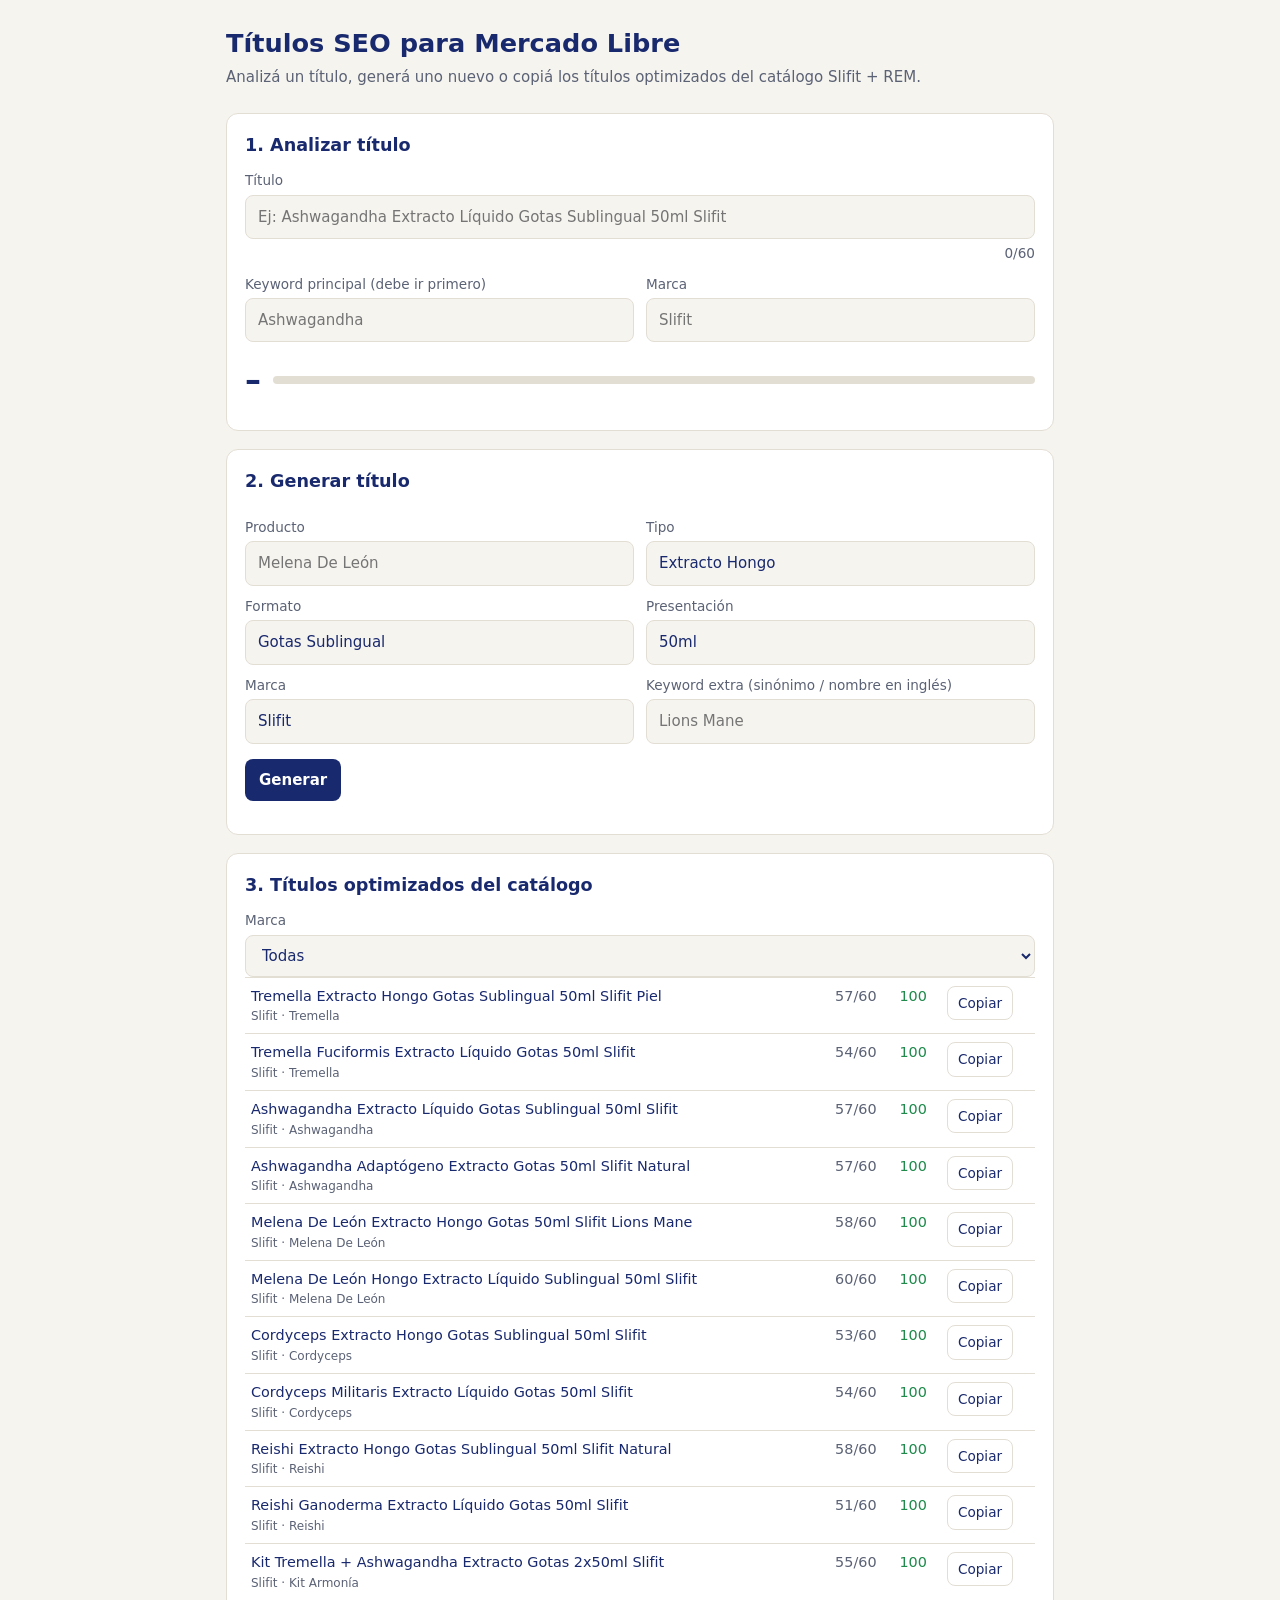
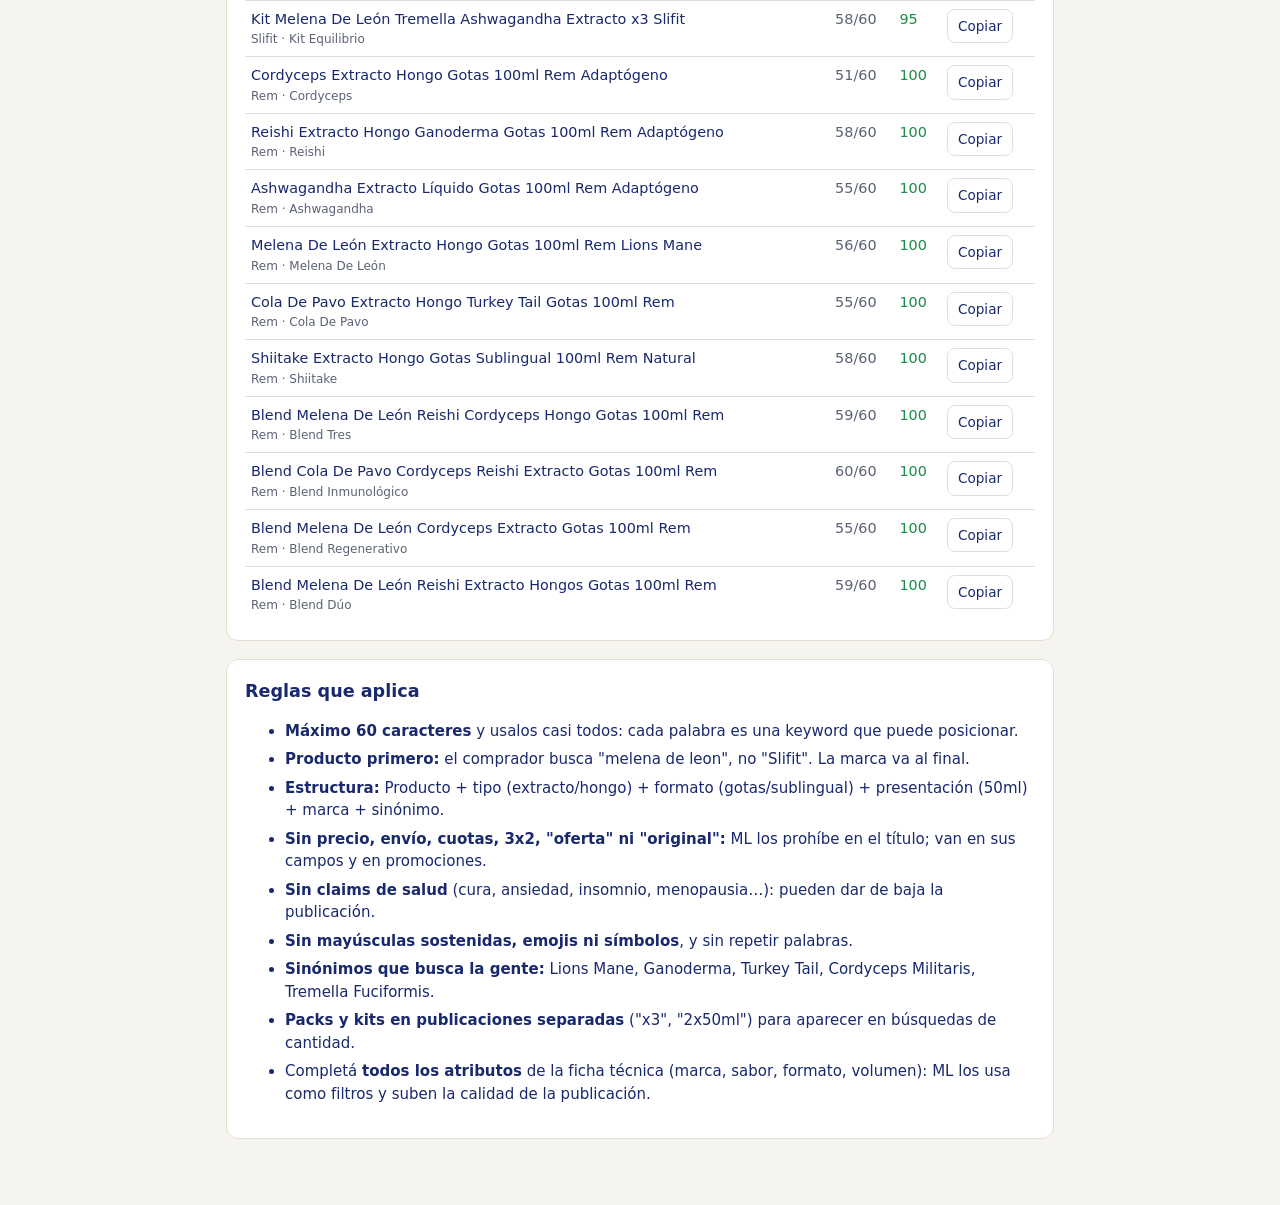
<file: seo-titulos-ml/index.html>
<!doctype html>
<html lang="es">
<head>
<meta charset="utf-8">
<meta name="viewport" content="width=device-width, initial-scale=1">
<title>Títulos SEO Mercado Libre</title>
<style>
  :root {
    --bg: #f6f4ef; --card: #ffffff; --ink: #19296d; --muted: #5b6275; --line: #e3ded4;
    --ok: #1f8a4c; --warn: #b7791f; --err: #c0392b; --accent: #19296d; --accent-ink: #fff;
  }
  @media (prefers-color-scheme: dark) {
    :root { --bg: #11152a; --card: #1a2040; --ink: #eef0fa; --muted: #a3a9c2; --line: #2c3460;
            --ok: #4cc27f; --warn: #e3b04b; --err: #ef6f61; --accent: #e27566; --accent-ink: #11152a; }
  }
  * { box-sizing: border-box; }
  body { margin: 0; background: var(--bg); color: var(--ink); font: 15px/1.5 system-ui, -apple-system, Segoe UI, Roboto, sans-serif; }
  main { max-width: 860px; margin: 0 auto; padding: 24px 16px 48px; }
  h1 { font-size: 1.6rem; margin: 0 0 4px; }
  h2 { font-size: 1.1rem; margin: 0 0 12px; }
  p.sub { color: var(--muted); margin: 0 0 24px; }
  section { background: var(--card); border: 1px solid var(--line); border-radius: 12px; padding: 18px; margin-bottom: 18px; }
  label { display: block; font-size: .85rem; color: var(--muted); margin: 10px 0 4px; }
  input, select { width: 100%; padding: 10px 12px; border: 1px solid var(--line); border-radius: 8px; background: var(--bg); color: var(--ink); font: inherit; }
  .row { display: grid; grid-template-columns: 1fr 1fr; gap: 0 12px; }
  @media (max-width: 560px) { .row { grid-template-columns: 1fr; } }
  .counter { font-variant-numeric: tabular-nums; font-size: .85rem; color: var(--muted); text-align: right; margin-top: 4px; }
  .counter.over { color: var(--err); font-weight: 600; }
  .score { display: flex; align-items: center; gap: 12px; margin: 14px 0 8px; }
  .score b { font-size: 2rem; font-variant-numeric: tabular-nums; }
  .bar { flex: 1; height: 8px; background: var(--line); border-radius: 4px; overflow: hidden; }
  .bar span { display: block; height: 100%; transition: width .2s; }
  ul.checks { list-style: none; padding: 0; margin: 0; }
  ul.checks li { padding: 4px 0 4px 24px; position: relative; font-size: .92rem; }
  ul.checks li::before { position: absolute; left: 0; font-weight: 700; }
  li.ok::before { content: "✓"; color: var(--ok); }
  li.warn::before { content: "!"; color: var(--warn); }
  li.error::before { content: "✕"; color: var(--err); }
  button { background: var(--accent); color: var(--accent-ink); border: 0; border-radius: 8px; padding: 10px 14px; font: inherit; font-weight: 600; cursor: pointer; }
  button.ghost { background: transparent; color: var(--ink); border: 1px solid var(--line); padding: 6px 10px; font-weight: 500; font-size: .85rem; }
  .gen-out { margin-top: 12px; padding: 12px; border: 1px dashed var(--line); border-radius: 8px; word-break: break-word; }
  table { width: 100%; border-collapse: collapse; font-size: .9rem; }
  td { padding: 8px 6px; border-top: 1px solid var(--line); vertical-align: top; }
  td.n { font-variant-numeric: tabular-nums; color: var(--muted); white-space: nowrap; }
  td .tag { font-size: .75rem; color: var(--muted); display: block; }
  .tips li { margin-bottom: 6px; }
</style>
</head>
<body>
<main>
  <h1>Títulos SEO para Mercado Libre</h1>
  <p class="sub">Analizá un título, generá uno nuevo o copiá los títulos optimizados del catálogo Slifit + REM.</p>

  <section>
    <h2>1. Analizar título</h2>
    <label for="titulo">Título</label>
    <input id="titulo" placeholder="Ej: Ashwagandha Extracto Líquido Gotas Sublingual 50ml Slifit">
    <div class="counter" id="counter">0/60</div>
    <div class="row">
      <div><label for="producto">Keyword principal (debe ir primero)</label><input id="producto" placeholder="Ashwagandha"></div>
      <div><label for="marca">Marca</label><input id="marca" placeholder="Slifit"></div>
    </div>
    <div class="score"><b id="score">–</b><div class="bar"><span id="barra" style="width:0"></span></div></div>
    <ul class="checks" id="checks"></ul>
  </section>

  <section>
    <h2>2. Generar título</h2>
    <div class="row">
      <div><label for="g-producto">Producto</label><input id="g-producto" placeholder="Melena De León"></div>
      <div><label for="g-tipo">Tipo</label><input id="g-tipo" value="Extracto Hongo"></div>
      <div><label for="g-formato">Formato</label><input id="g-formato" value="Gotas Sublingual"></div>
      <div><label for="g-pres">Presentación</label><input id="g-pres" value="50ml"></div>
      <div><label for="g-marca">Marca</label><input id="g-marca" value="Slifit"></div>
      <div><label for="g-extra">Keyword extra (sinónimo / nombre en inglés)</label><input id="g-extra" placeholder="Lions Mane"></div>
    </div>
    <p><button id="generar">Generar</button></p>
    <div class="gen-out" id="gen-out" hidden></div>
  </section>

  <section>
    <h2>3. Títulos optimizados del catálogo</h2>
    <label for="filtro">Marca</label>
    <select id="filtro"><option value="">Todas</option><option>Slifit</option><option>Rem</option></select>
    <table><tbody id="tabla"></tbody></table>
  </section>

  <section>
    <h2>Reglas que aplica</h2>
    <ul class="tips">
      <li><b>Máximo 60 caracteres</b> y usalos casi todos: cada palabra es una keyword que puede posicionar.</li>
      <li><b>Producto primero:</b> el comprador busca "melena de leon", no "Slifit". La marca va al final.</li>
      <li><b>Estructura:</b> Producto + tipo (extracto/hongo) + formato (gotas/sublingual) + presentación (50ml) + marca + sinónimo.</li>
      <li><b>Sin precio, envío, cuotas, 3x2, "oferta" ni "original":</b> ML los prohíbe en el título; van en sus campos y en promociones.</li>
      <li><b>Sin claims de salud</b> (cura, ansiedad, insomnio, menopausia…): pueden dar de baja la publicación.</li>
      <li><b>Sin mayúsculas sostenidas, emojis ni símbolos</b>, y sin repetir palabras.</li>
      <li><b>Sinónimos que busca la gente:</b> Lions Mane, Ganoderma, Turkey Tail, Cordyceps Militaris, Tremella Fuciformis.</li>
      <li><b>Packs y kits en publicaciones separadas</b> ("x3", "2x50ml") para aparecer en búsquedas de cantidad.</li>
      <li>Completá <b>todos los atributos</b> de la ficha técnica (marca, sabor, formato, volumen): ML los usa como filtros y suben la calidad de la publicación.</li>
    </ul>
  </section>
</main>
<script src="seo.js"></script>
<script src="catalogo.js"></script>
<script>
  const $ = (id) => document.getElementById(id);
  const color = (s) => s >= 85 ? 'var(--ok)' : s >= 60 ? 'var(--warn)' : 'var(--err)';
  const esc = (s) => s.replace(/[&<>"]/g, (c) => ({ '&': '&amp;', '<': '&lt;', '>': '&gt;', '"': '&quot;' }[c]));

  function render() {
    const t = $('titulo').value;
    $('counter').textContent = `${t.trim().length}/${SeoML.MAX_LEN}`;
    $('counter').classList.toggle('over', t.trim().length > SeoML.MAX_LEN);
    if (!t.trim()) { $('score').textContent = '–'; $('barra').style.width = 0; $('checks').innerHTML = ''; return; }
    const r = SeoML.analizar(t, { producto: $('producto').value.trim(), marca: $('marca').value.trim() });
    $('score').textContent = r.score;
    $('barra').style.width = r.score + '%';
    $('barra').style.background = color(r.score);
    $('checks').innerHTML = r.checks.map((c) => `<li class="${c.tipo}">${esc(c.msg)}</li>`).join('');
  }
  ['titulo', 'producto', 'marca'].forEach((id) => $(id).addEventListener('input', render));

  function cargar(titulo, producto, marca) {
    $('titulo').value = titulo; $('producto').value = producto; $('marca').value = marca;
    render(); $('titulo').scrollIntoView({ behavior: 'smooth', block: 'center' });
  }

  $('generar').addEventListener('click', () => {
    const producto = $('g-producto').value.trim();
    const marca = $('g-marca').value.trim();
    const titulo = SeoML.generar({
      producto, tipo: $('g-tipo').value.trim(), formato: $('g-formato').value.trim(),
      presentacion: $('g-pres').value.trim(), marca, extras: [$('g-extra').value.trim()],
    });
    const out = $('gen-out');
    out.hidden = false;
    out.innerHTML = `<b>${esc(titulo || '—')}</b> <span class="tag">(${titulo.length}/60)</span><br><br>`;
    const b = document.createElement('button'); b.className = 'ghost'; b.textContent = 'Analizar este título';
    b.onclick = () => cargar(titulo, producto, marca);
    out.appendChild(b);
  });

  function tabla() {
    const f = $('filtro').value;
    const filas = [];
    CATALOGO.filter((p) => !f || p.marca === f).forEach((p) => p.titulos.forEach((t) => {
      const r = SeoML.analizar(t, { producto: p.producto, marca: p.marca });
      filas.push(`<tr><td>${esc(t)}<span class="tag">${esc(p.marca)} · ${esc(p.nota || p.producto)}</span></td>
        <td class="n">${r.largo}/60</td><td class="n" style="color:${color(r.score)}">${r.score}</td>
        <td><button class="ghost" data-t="${esc(t)}">Copiar</button></td></tr>`);
    }));
    $('tabla').innerHTML = filas.join('');
  }
  $('filtro').addEventListener('change', tabla);
  $('tabla').addEventListener('click', async (e) => {
    const t = e.target.dataset && e.target.dataset.t;
    if (!t) return;
    try { await navigator.clipboard.writeText(t); e.target.textContent = 'Copiado'; }
    catch { e.target.textContent = 'Error'; }
    setTimeout(() => (e.target.textContent = 'Copiar'), 1200);
  });
  tabla();
</script>
</body>
</html>
</file>
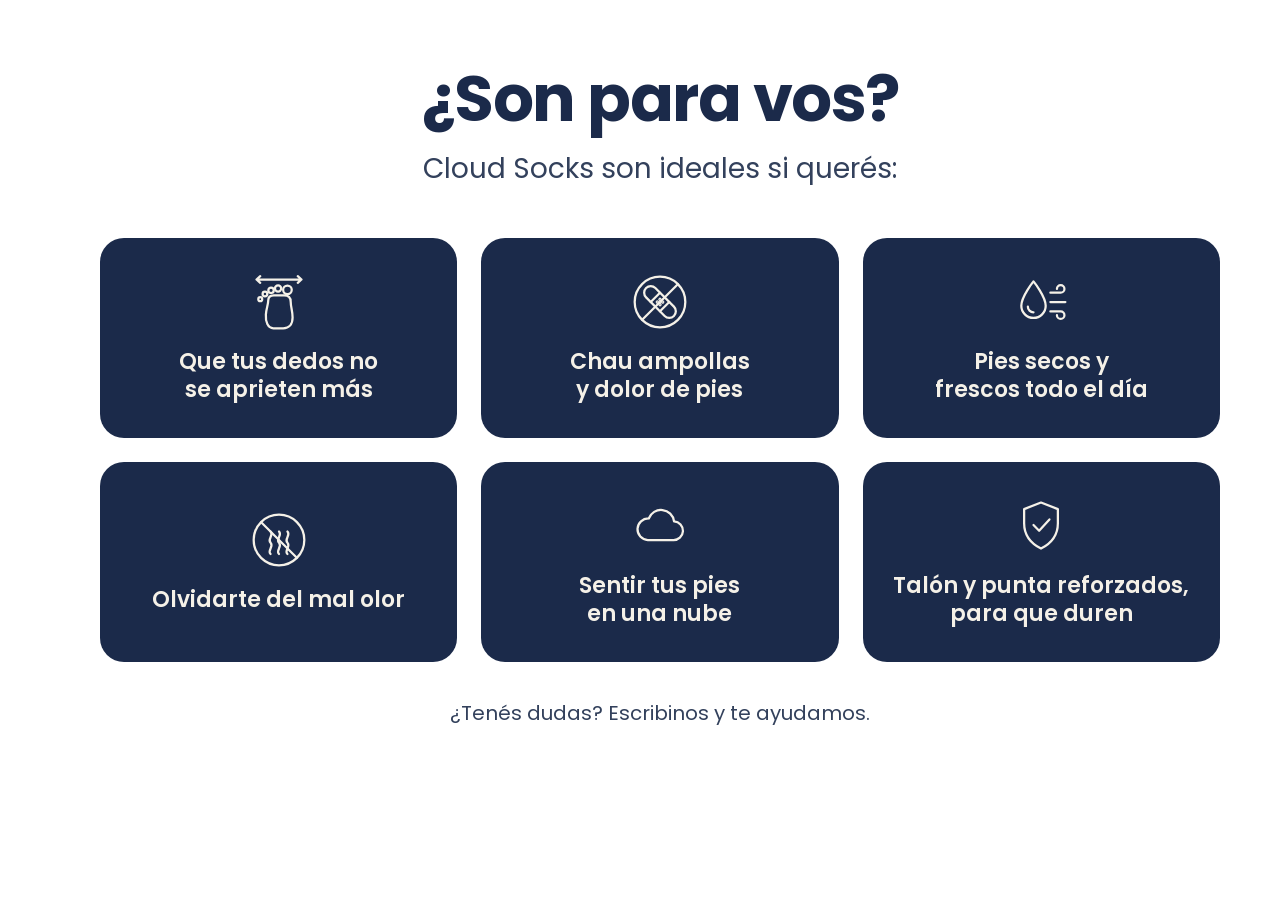
<file: cloud-socks/seccion-beneficios-desktop.html>
<!doctype html><html><head><meta charset="utf-8">
<style>@font-face{font-family:Poppins;font-weight:400;src:url([data-uri]) format('woff2')}@font-face{font-family:Poppins;font-weight:600;src:url([data-uri]) format('woff2')}@font-face{font-family:Poppins;font-weight:700;src:url([data-uri]) format('woff2')}</style>
<style>
*{margin:0;box-sizing:border-box}
html,body{background:transparent}
body{font-family:Poppins,sans-serif;color:#1B2A4A;width:1320px;padding:64px 100px;text-align:center}
h1{font-weight:700;font-size:64px;letter-spacing:-1.5px;line-height:1.1}
.sub{font-size:28px;margin-top:14px;color:#33415c}
.grid{display:grid;grid-template-columns:repeat(3,1fr);gap:24px;margin-top:48px}
.card{background:#1B2A4A;border-radius:24px;height:200px;display:flex;flex-direction:column;align-items:center;justify-content:center;gap:16px;padding:0 30px;color:#F5F1E8}
.card svg{width:60px;height:60px}
.card p{text-wrap:balance;font-weight:600;font-size:22px;line-height:1.3}
.foot{font-size:20px;margin-top:36px;color:#33415c}
</style></head><body>
<h1>¿Son para vos?</h1>
<p class="sub">Cloud Socks son ideales si querés:</p>
<div class="grid"><div class="card"><svg viewBox="0 0 64 64" fill="none" stroke="currentColor" stroke-width="2.4" stroke-linecap="round" stroke-linejoin="round"><path d="M8 8h48M8 8l4-3.5M8 8l4 3.5M56 8l-4-3.5M56 8l-4 3.5"/><path d="M26 60c-6 0-8.5-7-8-14.5.4-7 2.5-10.5 2.5-15 0-3.5 2.5-5.5 6-5.5h11c4.5 0 7 2.5 7 7 0 5 2 9.5 2 16.5 0 7.5-4 11.5-10 11.5z"/><circle cx="41" cy="19" r="4.6"/><circle cx="31" cy="17.5" r="3.3"/><circle cx="23.5" cy="19.5" r="2.9"/><circle cx="17" cy="23.5" r="2.5"/><circle cx="12" cy="29" r="2.1"/></svg><p>Que tus dedos no se aprieten más</p></div><div class="card"><svg viewBox="0 0 64 64" fill="none" stroke="currentColor" stroke-width="2.4" stroke-linecap="round" stroke-linejoin="round"><g transform="rotate(45 32 32)"><rect x="11" y="25" width="42" height="14" rx="7"/><path d="M25 25v14M39 25v14"/><circle cx="30" cy="30" r=".6" fill="currentColor"/><circle cx="34" cy="34" r=".6" fill="currentColor"/><circle cx="34" cy="30" r=".6" fill="currentColor"/><circle cx="30" cy="34" r=".6" fill="currentColor"/></g><circle cx="32" cy="32" r="27"/><path d="M13 51L51 13"/></svg><p>Chau ampollas y dolor de pies</p></div><div class="card"><svg viewBox="0 0 64 64" fill="none" stroke="currentColor" stroke-width="2.4" stroke-linecap="round" stroke-linejoin="round"><path d="M24 10s-13 16-13 26a13 13 0 0 0 26 0c0-10-13-26-13-26z"/><path d="M18 37a6 6 0 0 0 6 6"/><path d="M42 22h11a4 4 0 1 0-4-4M42 32h16M42 42h11a4 4 0 1 1-4 4"/></svg><p>Pies secos y frescos todo el día</p></div><div class="card"><svg viewBox="0 0 64 64" fill="none" stroke="currentColor" stroke-width="2.4" stroke-linecap="round" stroke-linejoin="round"><path d="M23 47c-4-4 4-8 0-12s4-8 0-12"/><path d="M32 47c-4-4 4-8 0-12s4-8 0-12"/><path d="M41 47c-4-4 4-8 0-12s4-8 0-12"/><circle cx="32" cy="32" r="27"/><path d="M13 13l38 38"/></svg><p>Olvidarte del mal olor</p></div><div class="card"><svg viewBox="0 0 64 64" fill="none" stroke="currentColor" stroke-width="2.4" stroke-linecap="round" stroke-linejoin="round"><path d="M19 47h27a10 10 0 0 0 1-20 14 14 0 0 0-27-3 11.5 11.5 0 0 0-1 23z"/></svg><p>Sentir tus pies en una nube</p></div><div class="card"><svg viewBox="0 0 64 64" fill="none" stroke="currentColor" stroke-width="2.4" stroke-linecap="round" stroke-linejoin="round"><path d="M32 7l18 7v15c0 13-8 22-18 27-10-5-18-14-18-27V14z"/><path d="M24 31l6 6 11-12"/></svg><p>Talón y punta reforzados, para que duren</p></div></div>
<p class="foot">¿Tenés dudas? Escribinos y te ayudamos.</p>
</body></html>
</file>
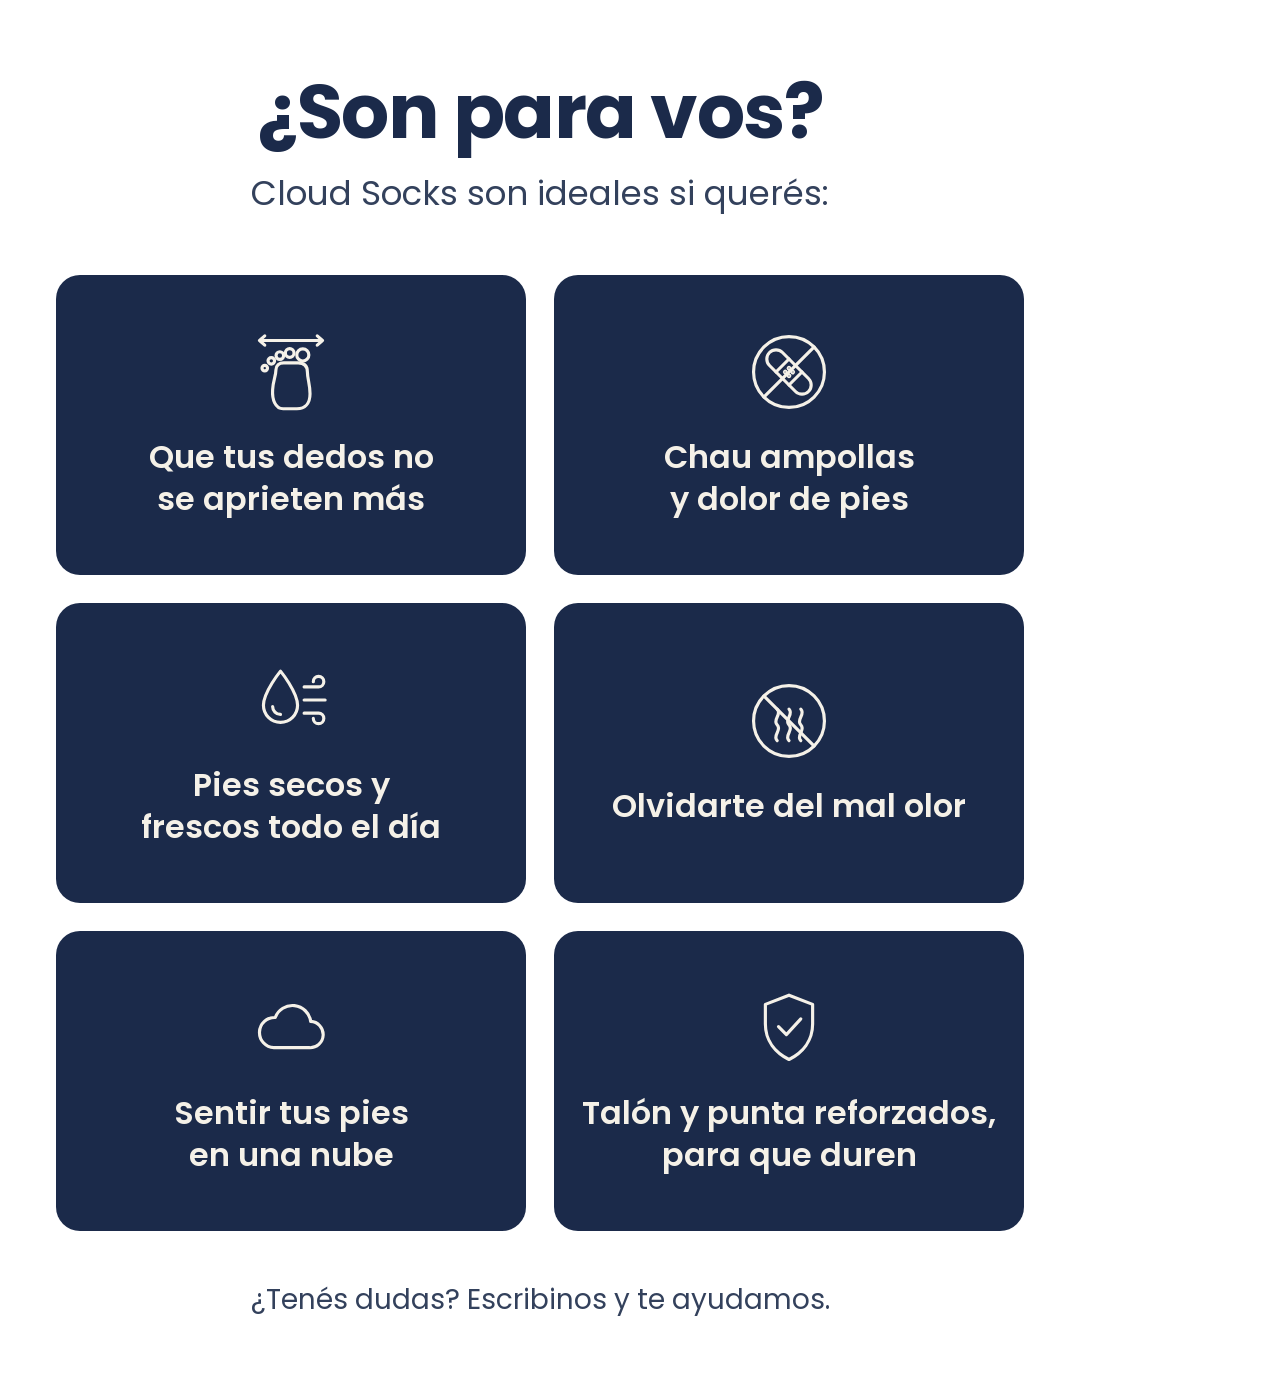
<file: cloud-socks/seccion-beneficios-mobile.html>
<!doctype html><html><head><meta charset="utf-8">
<style>@font-face{font-family:Poppins;font-weight:400;src:url([data-uri]) format('woff2')}@font-face{font-family:Poppins;font-weight:600;src:url([data-uri]) format('woff2')}@font-face{font-family:Poppins;font-weight:700;src:url([data-uri]) format('woff2')}</style>
<style>
*{margin:0;box-sizing:border-box}
html,body{background:transparent}
body{font-family:Poppins,sans-serif;color:#1B2A4A;width:1080px;padding:70px 56px;text-align:center}
h1{font-weight:700;font-size:76px;letter-spacing:-1.5px;line-height:1.1}
.sub{font-size:34px;margin-top:14px;color:#33415c}
.grid{display:grid;grid-template-columns:repeat(2,1fr);gap:28px;margin-top:56px}
.card{background:#1B2A4A;border-radius:24px;height:300px;display:flex;flex-direction:column;align-items:center;justify-content:center;gap:22px;padding:0 28px;color:#F5F1E8}
.card svg{width:84px;height:84px}
.card p{text-wrap:balance;font-weight:600;font-size:32px;line-height:1.3}
.foot{font-size:28px;margin-top:48px;color:#33415c}
</style></head><body>
<h1>¿Son para vos?</h1>
<p class="sub">Cloud Socks son ideales si querés:</p>
<div class="grid"><div class="card"><svg viewBox="0 0 64 64" fill="none" stroke="currentColor" stroke-width="2.4" stroke-linecap="round" stroke-linejoin="round"><path d="M8 8h48M8 8l4-3.5M8 8l4 3.5M56 8l-4-3.5M56 8l-4 3.5"/><path d="M26 60c-6 0-8.5-7-8-14.5.4-7 2.5-10.5 2.5-15 0-3.5 2.5-5.5 6-5.5h11c4.5 0 7 2.5 7 7 0 5 2 9.5 2 16.5 0 7.5-4 11.5-10 11.5z"/><circle cx="41" cy="19" r="4.6"/><circle cx="31" cy="17.5" r="3.3"/><circle cx="23.5" cy="19.5" r="2.9"/><circle cx="17" cy="23.5" r="2.5"/><circle cx="12" cy="29" r="2.1"/></svg><p>Que tus dedos no se aprieten más</p></div><div class="card"><svg viewBox="0 0 64 64" fill="none" stroke="currentColor" stroke-width="2.4" stroke-linecap="round" stroke-linejoin="round"><g transform="rotate(45 32 32)"><rect x="11" y="25" width="42" height="14" rx="7"/><path d="M25 25v14M39 25v14"/><circle cx="30" cy="30" r=".6" fill="currentColor"/><circle cx="34" cy="34" r=".6" fill="currentColor"/><circle cx="34" cy="30" r=".6" fill="currentColor"/><circle cx="30" cy="34" r=".6" fill="currentColor"/></g><circle cx="32" cy="32" r="27"/><path d="M13 51L51 13"/></svg><p>Chau ampollas y dolor de pies</p></div><div class="card"><svg viewBox="0 0 64 64" fill="none" stroke="currentColor" stroke-width="2.4" stroke-linecap="round" stroke-linejoin="round"><path d="M24 10s-13 16-13 26a13 13 0 0 0 26 0c0-10-13-26-13-26z"/><path d="M18 37a6 6 0 0 0 6 6"/><path d="M42 22h11a4 4 0 1 0-4-4M42 32h16M42 42h11a4 4 0 1 1-4 4"/></svg><p>Pies secos y frescos todo el día</p></div><div class="card"><svg viewBox="0 0 64 64" fill="none" stroke="currentColor" stroke-width="2.4" stroke-linecap="round" stroke-linejoin="round"><path d="M23 47c-4-4 4-8 0-12s4-8 0-12"/><path d="M32 47c-4-4 4-8 0-12s4-8 0-12"/><path d="M41 47c-4-4 4-8 0-12s4-8 0-12"/><circle cx="32" cy="32" r="27"/><path d="M13 13l38 38"/></svg><p>Olvidarte del mal olor</p></div><div class="card"><svg viewBox="0 0 64 64" fill="none" stroke="currentColor" stroke-width="2.4" stroke-linecap="round" stroke-linejoin="round"><path d="M19 47h27a10 10 0 0 0 1-20 14 14 0 0 0-27-3 11.5 11.5 0 0 0-1 23z"/></svg><p>Sentir tus pies en una nube</p></div><div class="card"><svg viewBox="0 0 64 64" fill="none" stroke="currentColor" stroke-width="2.4" stroke-linecap="round" stroke-linejoin="round"><path d="M32 7l18 7v15c0 13-8 22-18 27-10-5-18-14-18-27V14z"/><path d="M24 31l6 6 11-12"/></svg><p>Talón y punta reforzados, para que duren</p></div></div>
<p class="foot">¿Tenés dudas? Escribinos y te ayudamos.</p>
</body></html>
</file>
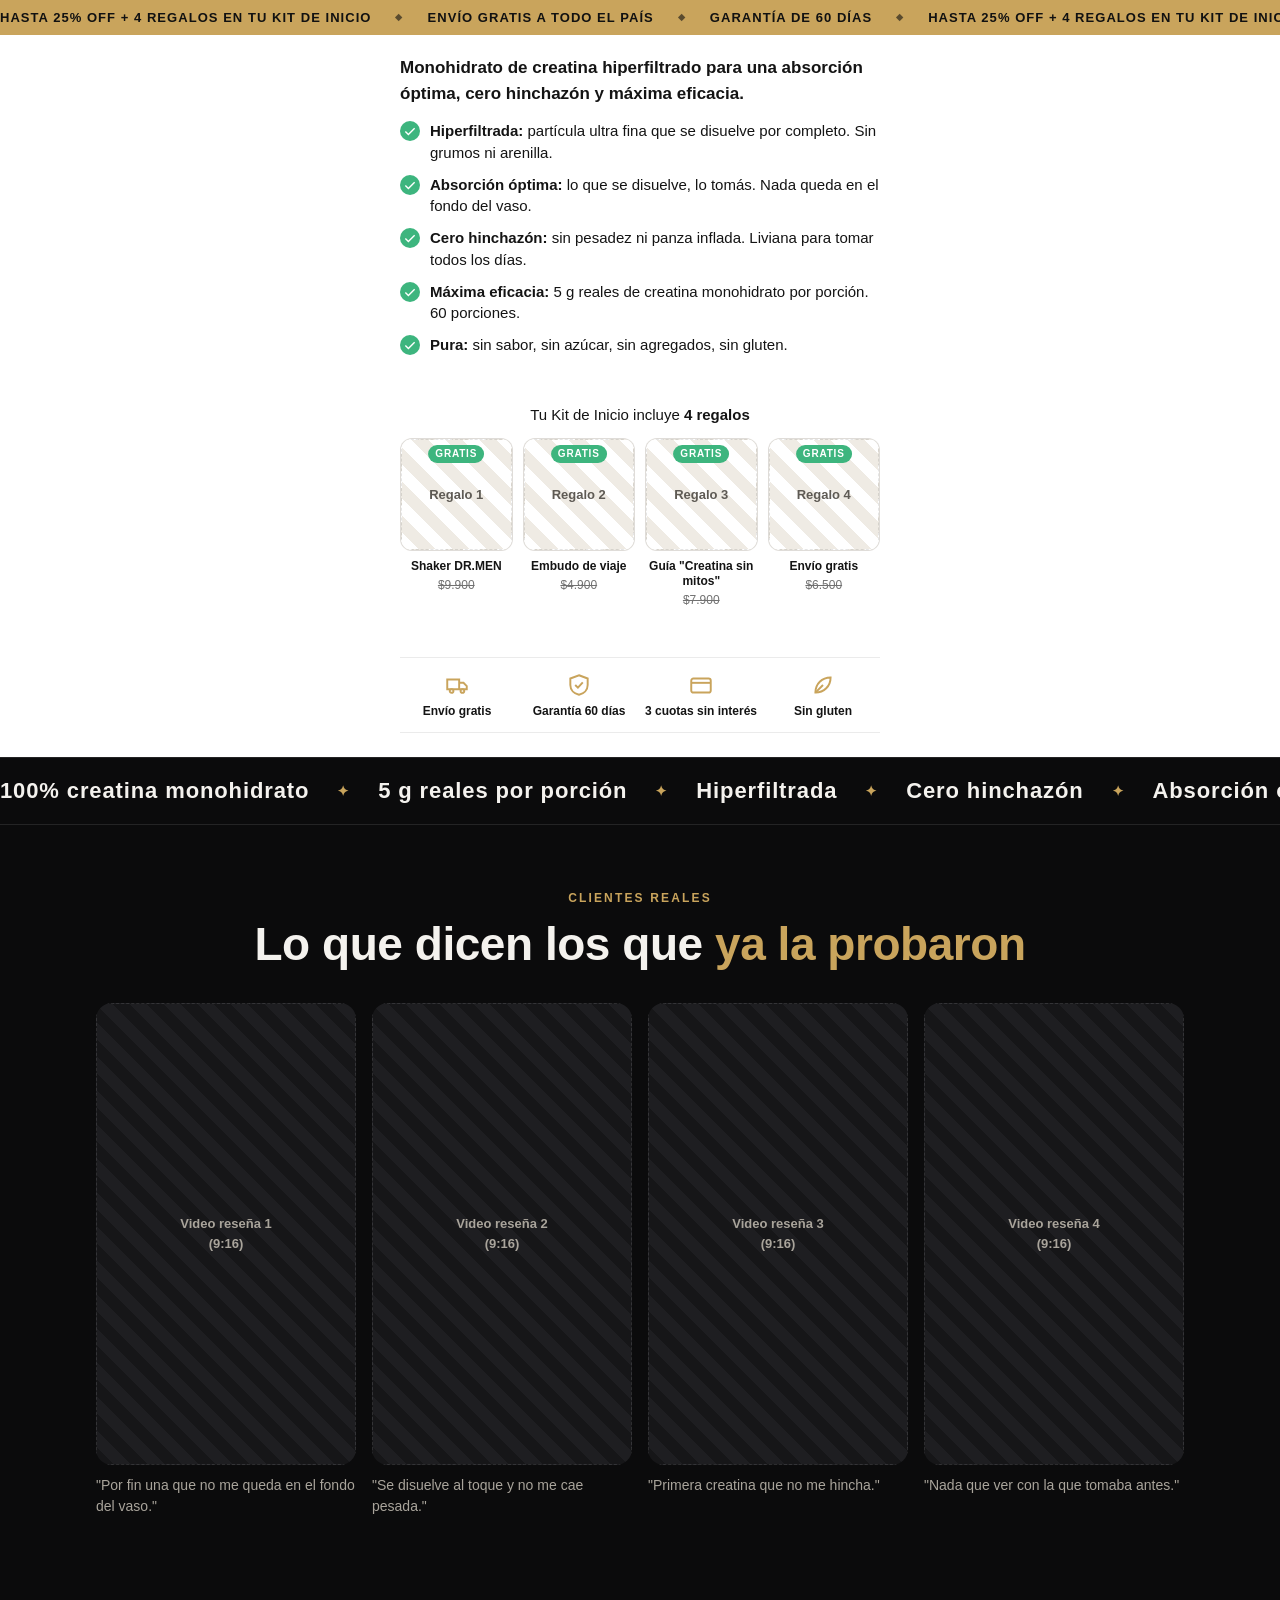
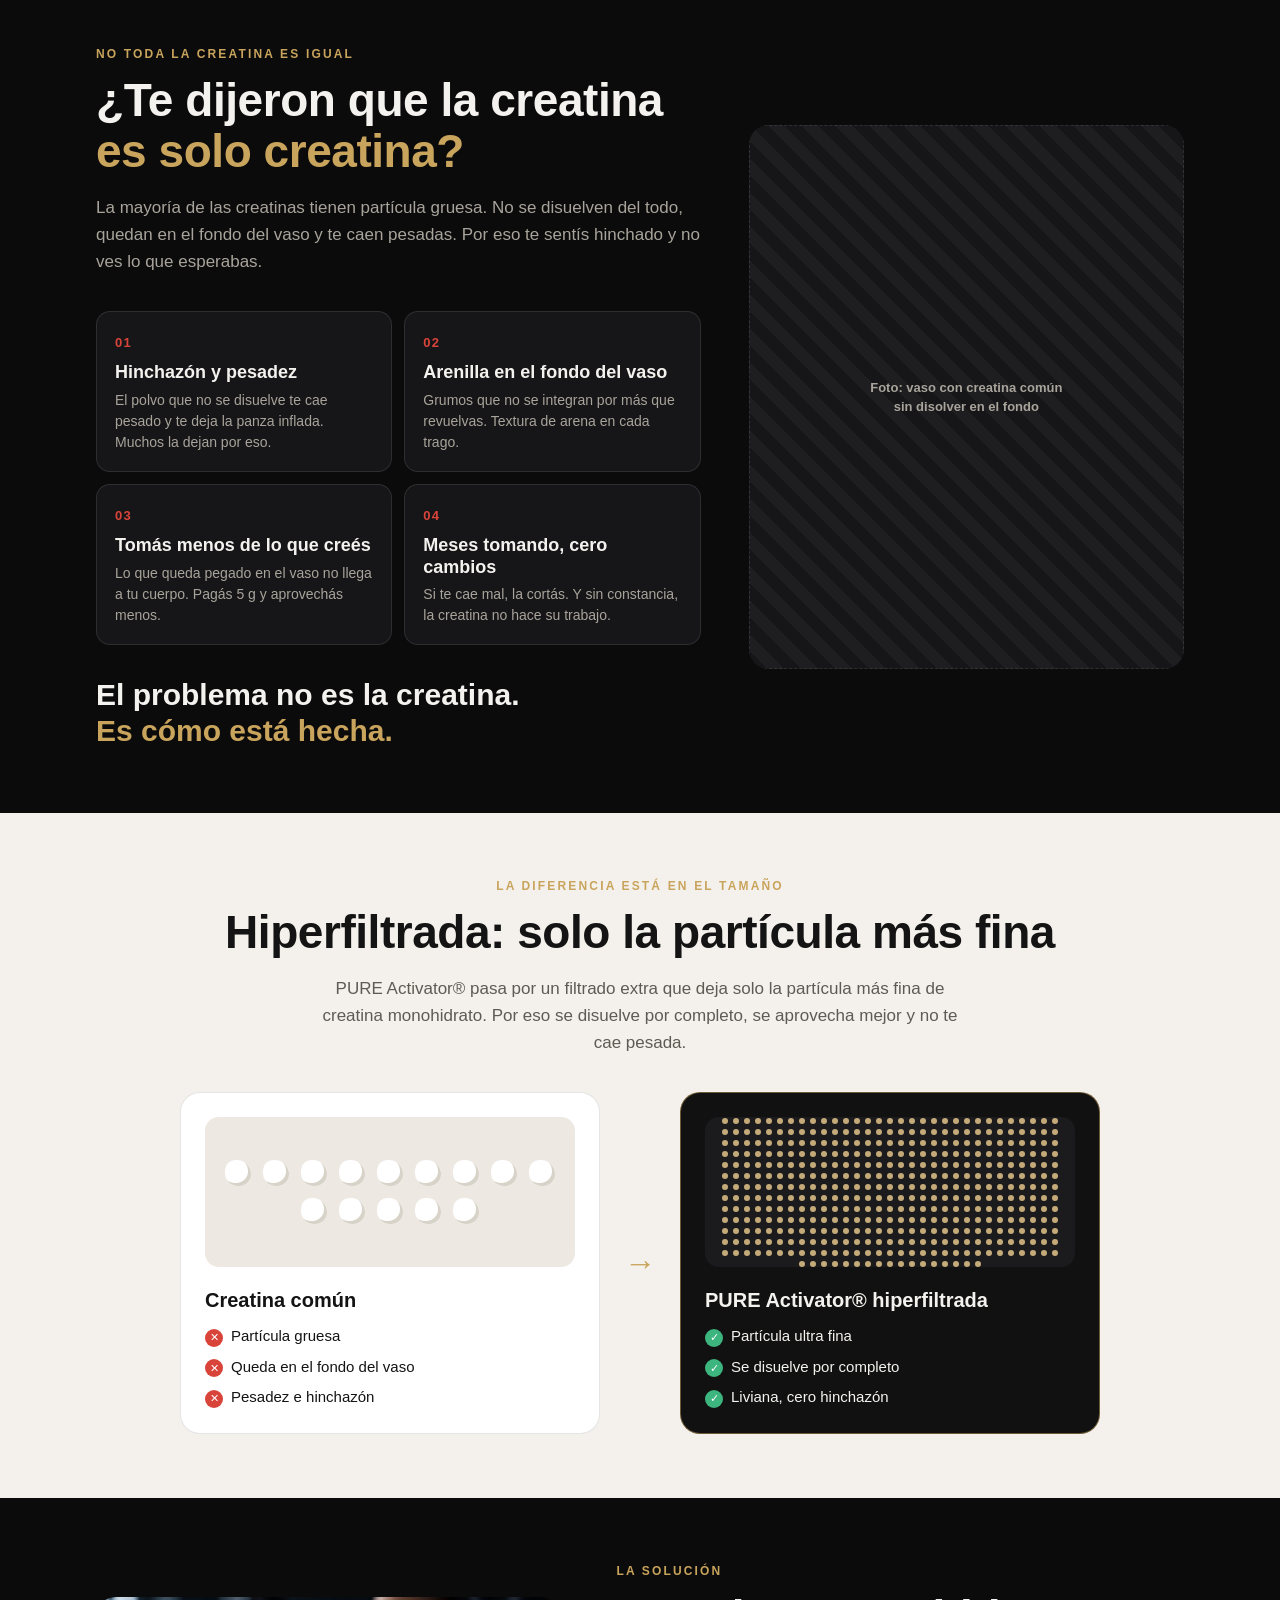
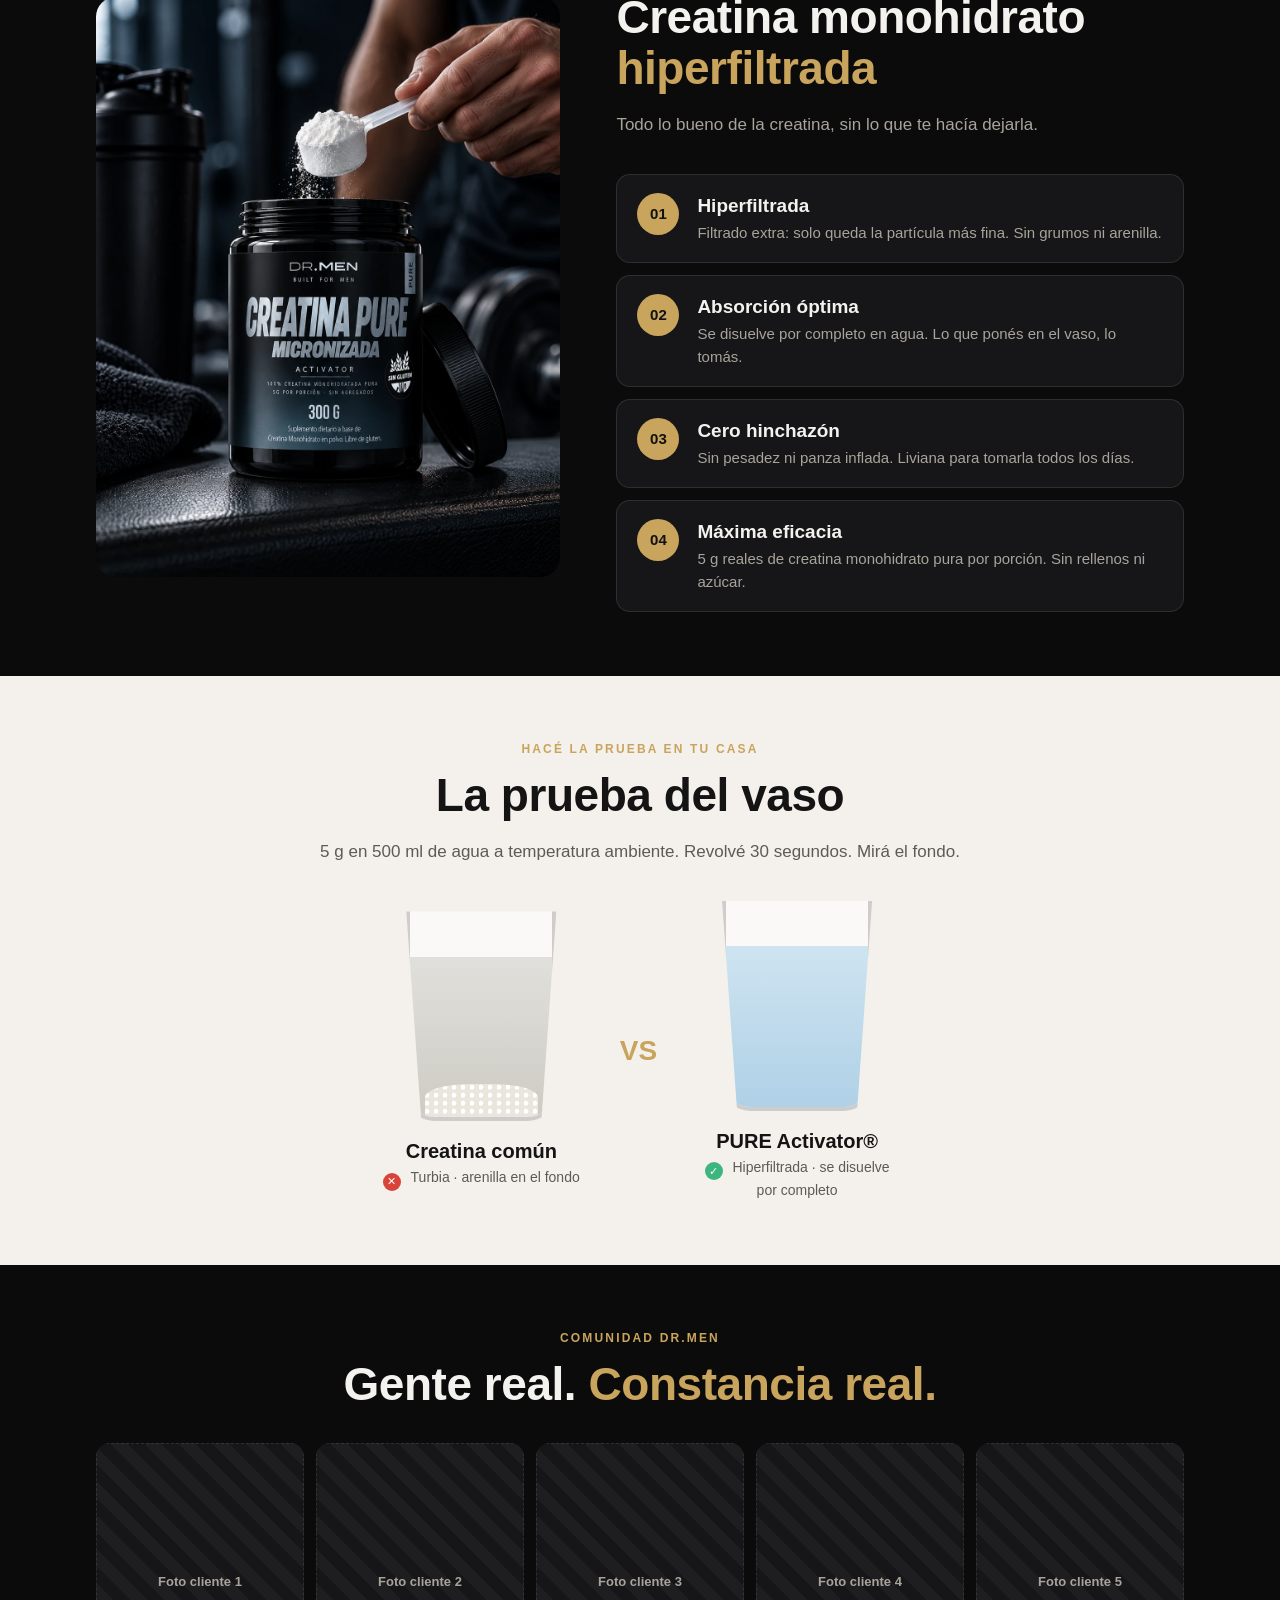
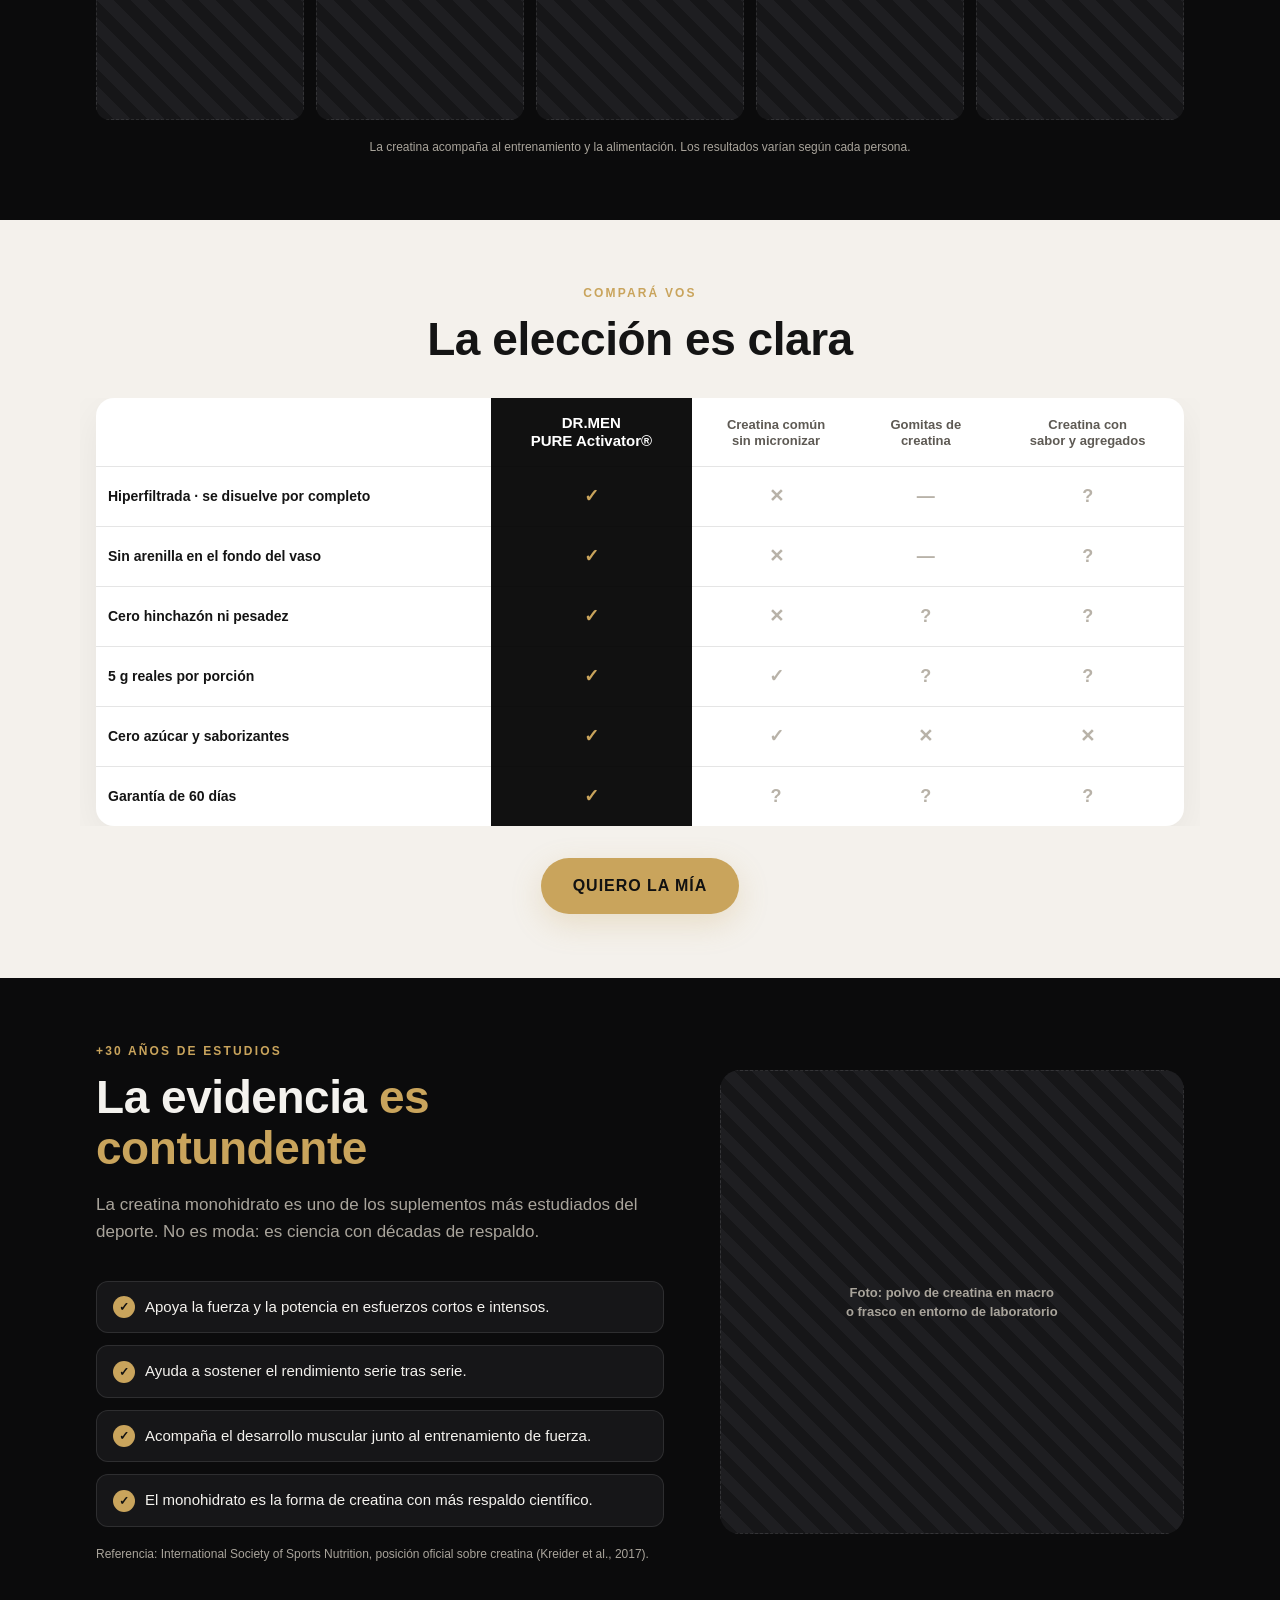
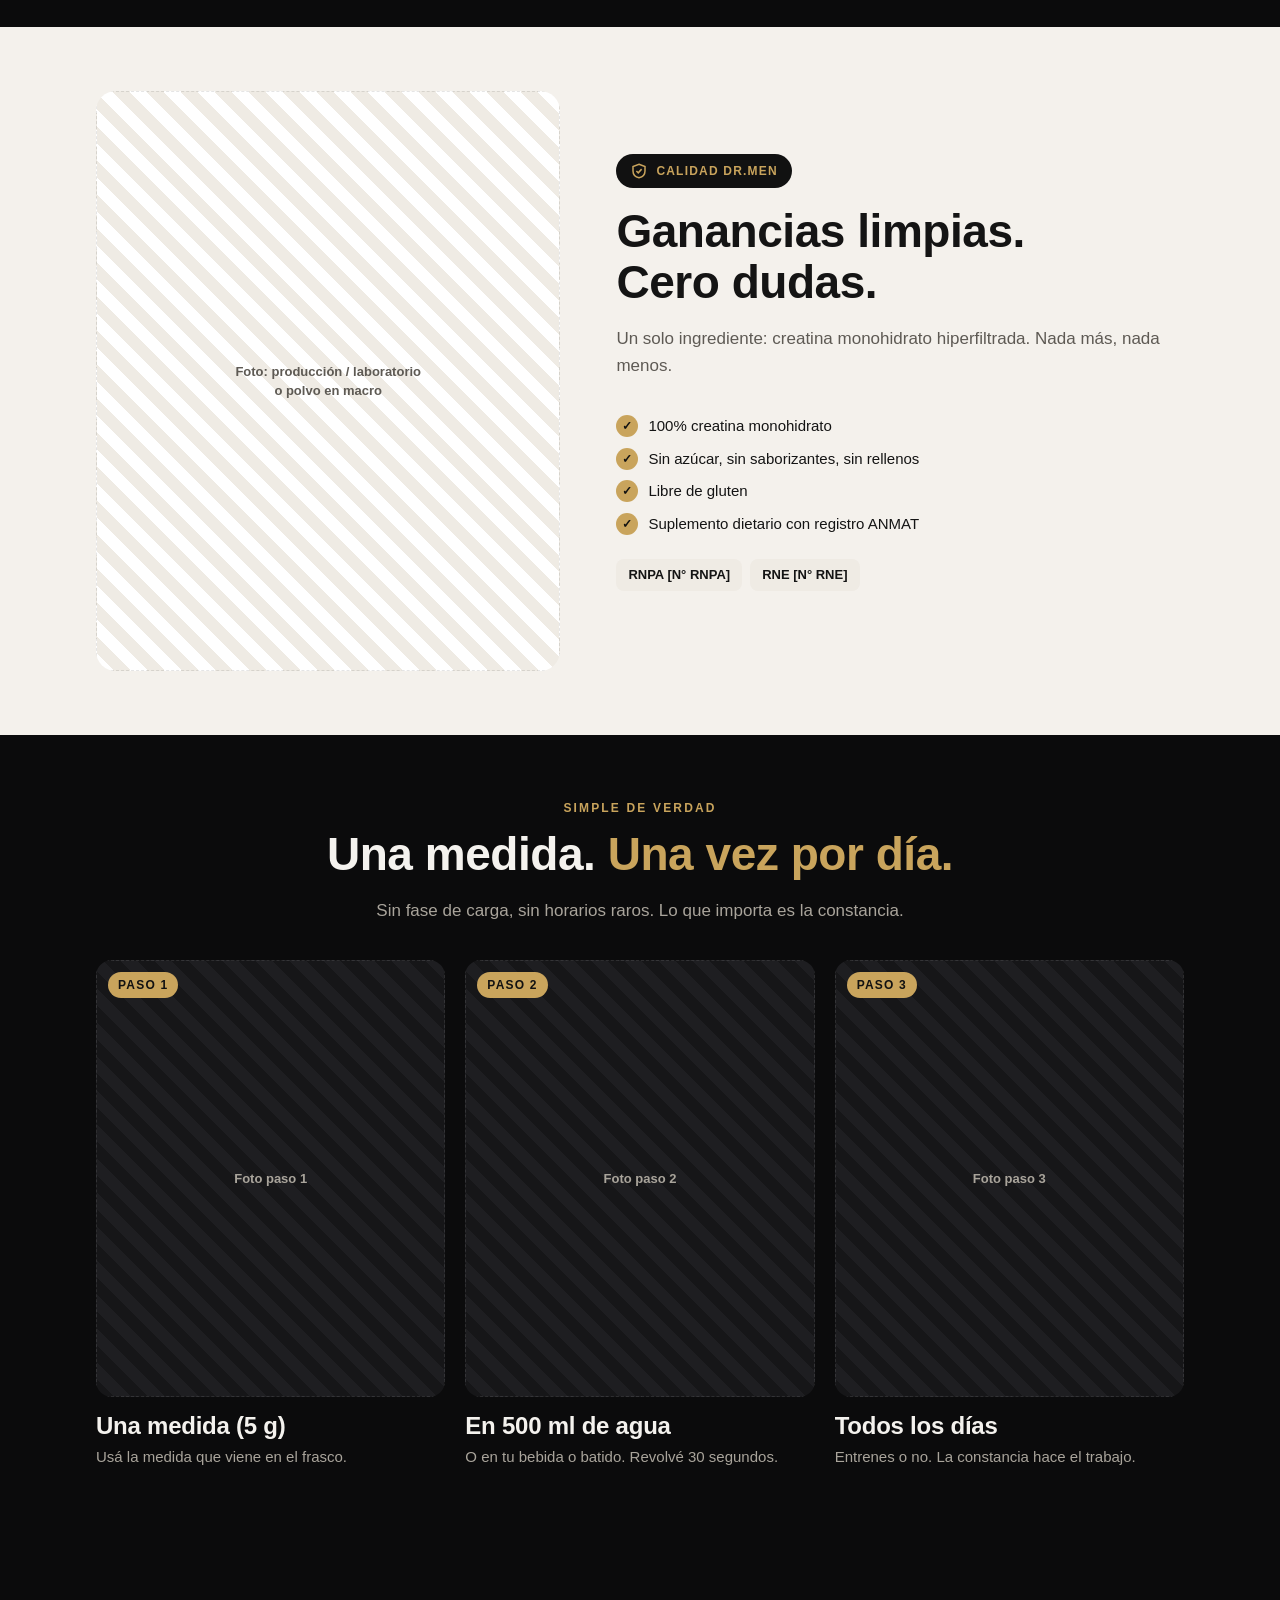
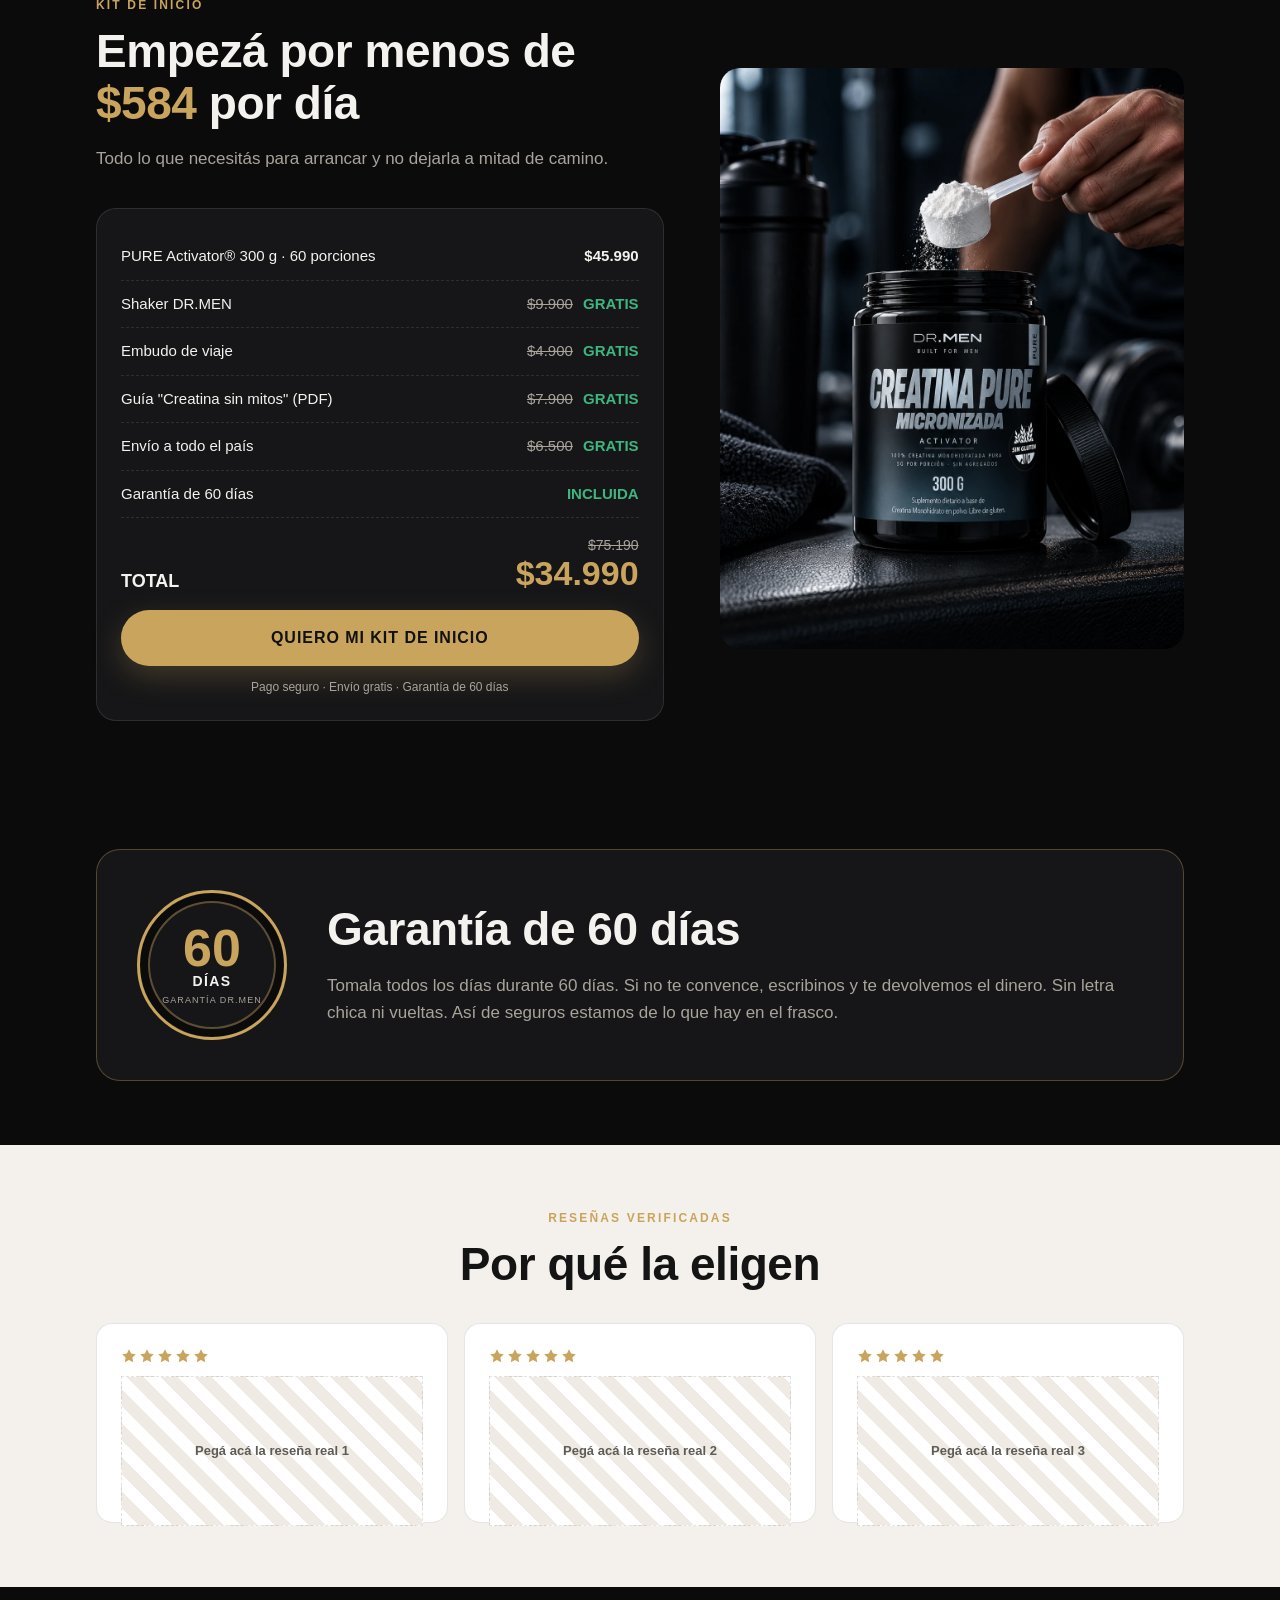
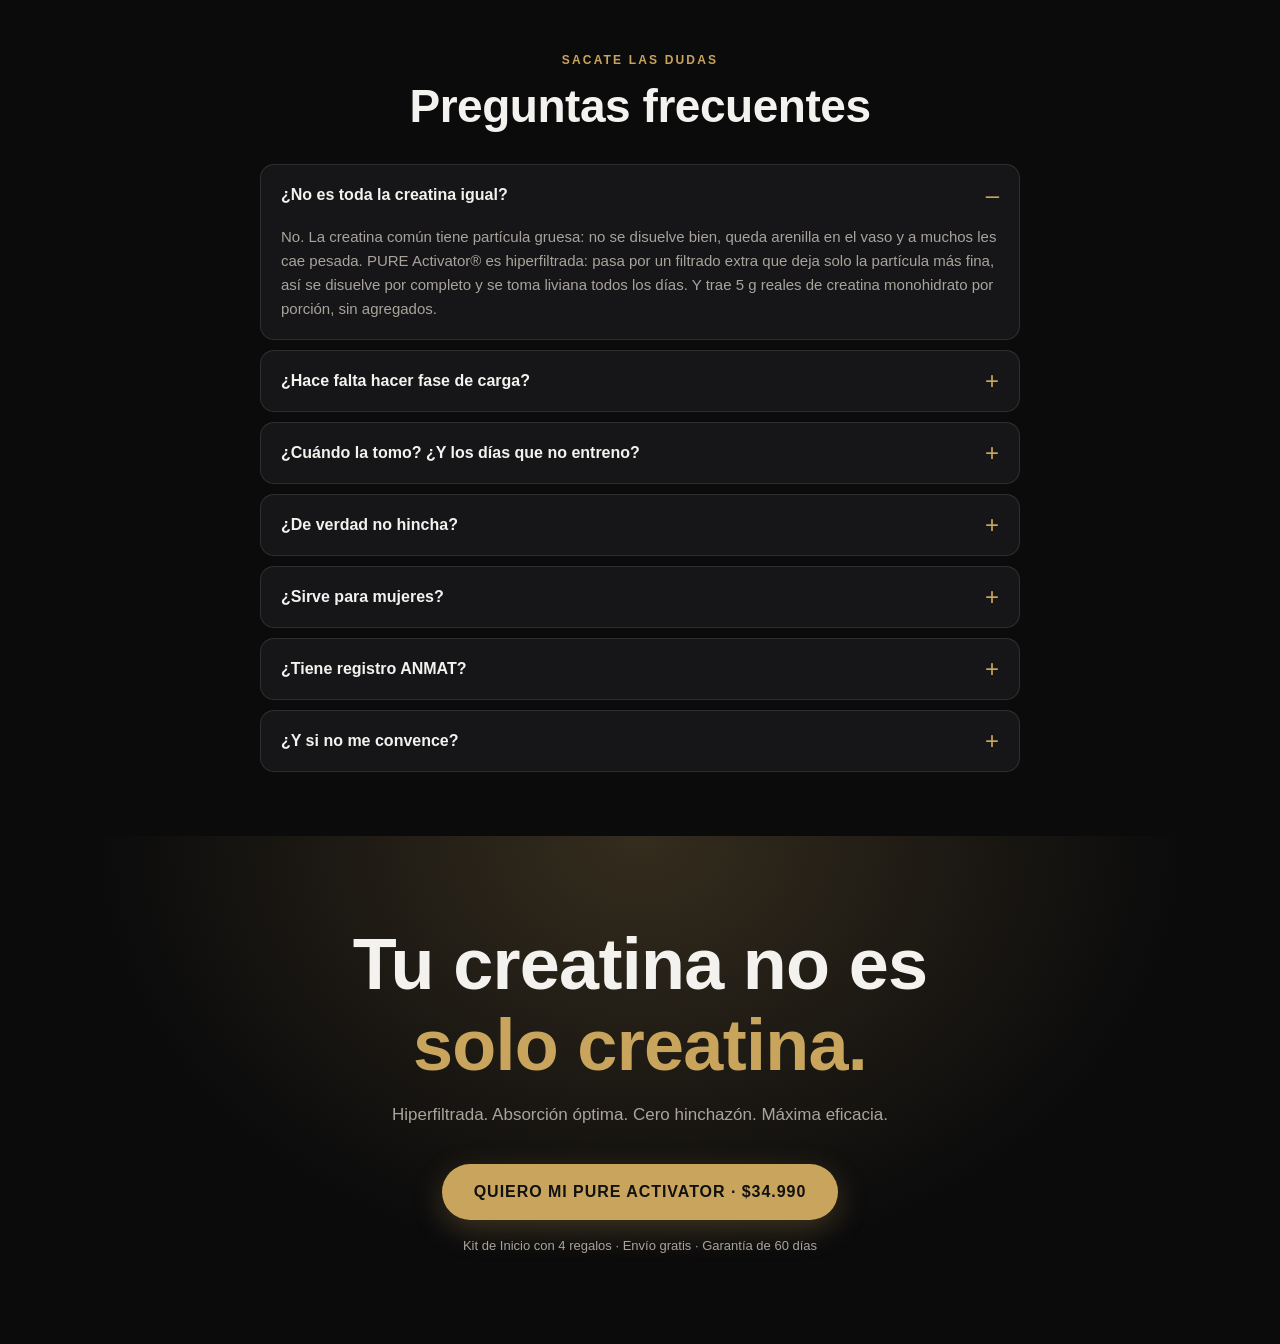
<file: creatina-drmen/preview/preview.html>
<!doctype html><html lang="es"><head><meta charset="utf-8"><meta name="viewport" content="width=device-width,initial-scale=1"><title>Preview PURE Activator</title><style>:root{--font-body-family:Helvetica,Arial,sans-serif;--font-heading-family:Helvetica,Arial,sans-serif;--font-heading-weight:700}body{margin:0;background:#fff;font-family:var(--font-body-family)}</style></head><body><!-- 00-base-estilos.liquid -->
<style>
  .drm{
    --bg:#0B0B0C; --card:#161618; --card-2:#1E1E21; --ink:#F4F2EE; --muted:#A9A49B;
    --gold:#C9A45C; --gold-2:#E2C489; --red:#D9443A; --green:#3DB57E;
    --paper:#F4F1EC; --paper-ink:#141414; --line:rgba(255,255,255,.10);
    font-family:var(--font-body-family,inherit); color:var(--ink); background:var(--bg);
    -webkit-font-smoothing:antialiased; line-height:1.5; width:100%; overflow-x:clip;
  }
  .drm *,.drm *::before,.drm *::after{box-sizing:border-box}
  .drm img,.drm video{max-width:100%;display:block}
  .drm--light{background:var(--paper);color:var(--paper-ink);--muted:#5E5A54;--line:rgba(0,0,0,.10);--card:#FFFFFF;--card-2:#EFEBE4}
  .drm-wrap{max-width:1120px;margin:0 auto;padding:64px 16px}
  .drm-h{font-family:var(--font-heading-family,inherit);font-style:var(--font-heading-style,normal);letter-spacing:-.01em;line-height:1.12;font-weight:var(--font-heading-weight,700);margin:0 0 16px;color:inherit}
  .drm-h2{font-size:clamp(28px,4.6vw,46px)}
  .drm-h3{font-size:clamp(20px,2.6vw,24px)}
  .drm-eyebrow{font-size:12px;letter-spacing:.18em;text-transform:uppercase;color:var(--gold);font-weight:700;margin:0 0 12px}
  .drm-lead{font-size:17px;line-height:1.6;color:var(--muted);max-width:660px;margin:0 0 36px}
  .drm-center{text-align:center}
  .drm-center .drm-lead{margin-left:auto;margin-right:auto}
  .drm-accent{color:var(--gold)}
  .drm-btn{display:inline-flex;align-items:center;justify-content:center;gap:10px;min-height:56px;padding:16px 32px;border:0;border-radius:999px;
    background:var(--gold);color:#111;font:700 16px/1 var(--font-body-family,inherit);text-transform:uppercase;letter-spacing:.06em;text-decoration:none;cursor:pointer;
    transition:transform .15s ease,background .15s ease;box-shadow:0 10px 30px rgba(201,164,92,.25)}
  .drm-btn:hover{background:var(--gold-2);transform:translateY(-1px)}
  .drm-btn--block{width:100%}
  .drm-ph{display:flex;align-items:center;justify-content:center;text-align:center;padding:16px;min-height:100%;width:100%;
    background:repeating-linear-gradient(45deg,var(--card),var(--card) 12px,var(--card-2) 12px,var(--card-2) 24px);
    color:var(--muted);font-size:13px;font-weight:600;border:1px dashed var(--line)}
  .drm-stars{display:inline-flex;gap:2px;color:var(--gold)}
  .drm-stars svg{width:16px;height:16px}
  @media (max-width:749px){.drm-wrap{padding:48px 16px}}
</style>
<!-- 01-barra-promo.liquid -->
<div class="drm drm-promo">
  <div class="drm-promo__track"><span>Hasta 25% OFF + 4 regalos en tu Kit de Inicio</span><i>◆</i><span>Envío gratis a todo el país</span><i>◆</i><span>Garantía de 60 días</span><i>◆</i><span>Hasta 25% OFF + 4 regalos en tu Kit de Inicio</span><i>◆</i><span>Envío gratis a todo el país</span><i>◆</i><span>Garantía de 60 días</span><i>◆</i></div>
</div>
<style>
  .drm-promo{background:var(--gold);color:#111;overflow:hidden;white-space:nowrap}
  .drm-promo__track{display:inline-flex;gap:24px;align-items:center;padding:11px 0;font:700 13px/1 var(--font-body-family,inherit);text-transform:uppercase;letter-spacing:.08em;animation:drmPromo 28s linear infinite}
  .drm-promo__track i{font-style:normal;font-size:9px;opacity:.6}
  @keyframes drmPromo{from{transform:translateX(0)}to{transform:translateX(-50%)}}
  @media (prefers-reduced-motion:reduce){.drm-promo__track{animation:none}}
</style>
<!-- 02-bajo-titulo-beneficios.liquid -->
<div style="max-width:480px;margin:0 auto;padding:16px;background:#fff;color:#141414"><div class="drm drm--light drm-bt"><p class="drm-bt__sub">Monohidrato de creatina hiperfiltrado para una absorción óptima, cero hinchazón y máxima eficacia.</p>
  <ul class="drm-bt__list">
    <li><b>Hiperfiltrada:</b> partícula ultra fina que se disuelve por completo. Sin grumos ni arenilla.</li>
    <li><b>Absorción óptima:</b> lo que se disuelve, lo tomás. Nada queda en el fondo del vaso.</li>
    <li><b>Cero hinchazón:</b> sin pesadez ni panza inflada. Liviana para tomar todos los días.</li>
    <li><b>Máxima eficacia:</b> 5 g reales de creatina monohidrato por porción. 60 porciones.</li>
    <li><b>Pura:</b> sin sabor, sin azúcar, sin agregados, sin gluten.</li>
  </ul>
</div>
<style>
  .drm-bt{background:transparent;color:inherit;padding:4px 0 8px}
  .drm-bt__rating{display:flex;align-items:center;gap:8px;font-size:14px;margin-bottom:12px}
  .drm-bt__tag{display:inline-flex;align-items:center;gap:8px;margin:0 0 10px;padding:6px 12px 6px 6px;border-radius:999px;background:rgba(201,164,92,.14);font:700 13px/1 var(--font-body-family,inherit);text-transform:uppercase;letter-spacing:.06em}
  .drm-bt__tag span{background:var(--gold);color:#111;padding:5px 9px;border-radius:999px;font-size:11px}
  .drm-bt__sub{font-size:17px;font-weight:600;margin:0 0 14px}
  .drm-bt__list{list-style:none;margin:0;padding:0;display:grid;gap:10px}
  .drm-bt__list li{position:relative;padding-left:30px;font-size:15px;line-height:1.45}
  .drm-bt__list li::before{content:"";position:absolute;left:0;top:1px;width:20px;height:20px;border-radius:50%;background:var(--green) url("data:image/svg+xml,%3Csvg xmlns='http://www.w3.org/2000/svg' viewBox='0 0 20 20' fill='white'%3E%3Cpath d='M8 13.2 4.8 10l-1.2 1.2L8 15.6l8.4-8.4-1.2-1.2z'/%3E%3C/svg%3E") center/16px no-repeat}
</style></div>
<!-- 03-regalos-kit.liquid -->
<div style="max-width:480px;margin:0 auto;padding:16px;background:#fff;color:#141414"><div class="drm drm--light drm-gifts">
  <p class="drm-gifts__title">Tu Kit de Inicio incluye <b>4 regalos</b></p>
  <div class="drm-gifts__grid"><div class="drm-gifts__item">
        <div class="drm-gifts__img"><div class="drm-ph">Regalo 1</div><span>GRATIS</span></div>
        <p class="drm-gifts__name">Shaker DR.MEN</p>
        <p class="drm-gifts__val"><s>$9.900</s></p>
      </div><div class="drm-gifts__item">
        <div class="drm-gifts__img"><div class="drm-ph">Regalo 2</div><span>GRATIS</span></div>
        <p class="drm-gifts__name">Embudo de viaje</p>
        <p class="drm-gifts__val"><s>$4.900</s></p>
      </div><div class="drm-gifts__item">
        <div class="drm-gifts__img"><div class="drm-ph">Regalo 3</div><span>GRATIS</span></div>
        <p class="drm-gifts__name">Guía "Creatina sin mitos"</p>
        <p class="drm-gifts__val"><s>$7.900</s></p>
      </div><div class="drm-gifts__item">
        <div class="drm-gifts__img"><div class="drm-ph">Regalo 4</div><span>GRATIS</span></div>
        <p class="drm-gifts__name">Envío gratis</p>
        <p class="drm-gifts__val"><s>$6.500</s></p>
      </div></div>
</div>
<style>
  .drm-gifts{background:transparent;color:inherit;padding:8px 0}
  .drm-gifts__title{margin:0 0 12px;font-size:15px;text-align:center}
  .drm-gifts__grid{display:grid;grid-template-columns:repeat(4,1fr);gap:10px}
  .drm-gifts__item{text-align:center}
  .drm-gifts__img{position:relative;aspect-ratio:1;border-radius:12px;overflow:hidden;border:1px solid rgba(0,0,0,.08);background:#F2EFEA}
  .drm-gifts__img img{width:100%;height:100%;object-fit:cover}
  .drm-gifts__img span{position:absolute;top:6px;left:50%;transform:translateX(-50%);background:var(--green);color:#fff;font:800 10px/1 var(--font-body-family,inherit);letter-spacing:.08em;padding:4px 7px;border-radius:999px}
  .drm-gifts__name{margin:8px 0 2px;font-size:12px;font-weight:600;line-height:1.25}
  .drm-gifts__val{margin:0;font-size:12px;opacity:.6}
</style></div>
<!-- 04-confianza-iconos.liquid -->
<div style="max-width:480px;margin:0 auto;padding:16px;background:#fff;color:#141414"><div class="drm drm--light drm-trust">
  <div class="drm-trust__item"><svg viewBox="0 0 24 24" fill="none" stroke="currentColor" stroke-width="1.8"><path d="M3 7h11v9H3zM14 10h4l3 3v3h-7z"/><circle cx="7" cy="17.5" r="1.7"/><circle cx="17" cy="17.5" r="1.7"/></svg><span>Envío gratis</span></div>
  <div class="drm-trust__item"><svg viewBox="0 0 24 24" fill="none" stroke="currentColor" stroke-width="1.8"><path d="M12 3l8 3v6c0 4.5-3.4 8-8 9-4.6-1-8-4.5-8-9V6z"/><path d="M8.5 12l2.5 2.5 4.5-5"/></svg><span>Garantía 60 días</span></div>
  <div class="drm-trust__item"><svg viewBox="0 0 24 24" fill="none" stroke="currentColor" stroke-width="1.8"><rect x="3" y="6" width="18" height="13" rx="2"/><path d="M3 10h18"/></svg><span>3 cuotas sin interés</span></div>
  <div class="drm-trust__item"><svg viewBox="0 0 24 24" fill="none" stroke="currentColor" stroke-width="1.8"><path d="M5 19c8 0 14-6 14-14-8 0-14 6-14 14z"/><path d="M5 19l7-7"/></svg><span>Sin gluten</span></div>
</div>
<style>
  .drm-trust{background:transparent;color:inherit;display:grid;grid-template-columns:repeat(4,1fr);gap:8px;padding:14px 0;border-top:1px solid rgba(0,0,0,.08);border-bottom:1px solid rgba(0,0,0,.08);margin:8px 0}
  .drm-trust__item{display:flex;flex-direction:column;align-items:center;gap:6px;text-align:center;font-size:12px;font-weight:600;line-height:1.2}
  .drm-trust__item svg{width:26px;height:26px;color:var(--gold)}
</style>
</div>
<!-- 05-cinta-claims.liquid -->
<div class="drm drm-strip">
  <div class="drm-strip__track"><span>100% creatina monohidrato</span><b>✦</b><span>5 g reales por porción</span><b>✦</b><span>Hiperfiltrada</span><b>✦</b><span>Cero hinchazón</span><b>✦</b><span>Absorción óptima</span><b>✦</b><span>Sin gluten</span><b>✦</b><span>100% creatina monohidrato</span><b>✦</b><span>5 g reales por porción</span><b>✦</b><span>Hiperfiltrada</span><b>✦</b><span>Cero hinchazón</span><b>✦</b><span>Absorción óptima</span><b>✦</b><span>Sin gluten</span><b>✦</b></div>
</div>
<style>
  .drm-strip{overflow:hidden;white-space:nowrap;border-top:1px solid var(--line);border-bottom:1px solid var(--line)}
  .drm-strip__track{display:inline-flex;align-items:center;gap:28px;padding:22px 0;font:600 22px/1 var(--font-heading-family,inherit);letter-spacing:.04em;animation:drmStrip 34s linear infinite}
  .drm-strip__track b{color:var(--gold);font-size:14px}
  @keyframes drmStrip{from{transform:translateX(0)}to{transform:translateX(-50%)}}
  @media (prefers-reduced-motion:reduce){.drm-strip__track{animation:none}}
</style>
<!-- 06-resenas-video.liquid -->
<section class="drm drm-vr">
  <div class="drm-wrap drm-center">
    <p class="drm-eyebrow">Clientes reales</p>
    <h2 class="drm-h drm-h2">Lo que dicen los que <span class="drm-accent">ya la probaron</span></h2>
    <div class="drm-vr__grid"><figure class="drm-vr__card">
          <div class="drm-vr__media"><div class="drm-ph">Video reseña 1<br>(9:16)</div></div>
          <figcaption>"Por fin una que no me queda en el fondo del vaso."</figcaption>
        </figure><figure class="drm-vr__card">
          <div class="drm-vr__media"><div class="drm-ph">Video reseña 2<br>(9:16)</div></div>
          <figcaption>"Se disuelve al toque y no me cae pesada."</figcaption>
        </figure><figure class="drm-vr__card">
          <div class="drm-vr__media"><div class="drm-ph">Video reseña 3<br>(9:16)</div></div>
          <figcaption>"Primera creatina que no me hincha."</figcaption>
        </figure><figure class="drm-vr__card">
          <div class="drm-vr__media"><div class="drm-ph">Video reseña 4<br>(9:16)</div></div>
          <figcaption>"Nada que ver con la que tomaba antes."</figcaption>
        </figure></div>
  </div>
</section>
<style>
  .drm-vr__grid{display:grid;grid-template-columns:repeat(4,1fr);gap:16px;margin-top:32px}
  .drm-vr__card{margin:0;text-align:left}
  .drm-vr__media{aspect-ratio:9/16;border-radius:16px;overflow:hidden;background:var(--card)}
  .drm-vr__media video{width:100%;height:100%;object-fit:cover}
  .drm-vr__card figcaption{margin-top:10px;font-size:14px;color:var(--muted)}
  @media (max-width:749px){.drm-vr__grid{display:flex;overflow-x:auto;scroll-snap-type:x mandatory;margin:32px -16px 0;padding:0 16px}.drm-vr__card{flex:0 0 62%;scroll-snap-align:start}}
</style>
<!-- 07-dolor-creencia.liquid -->
<section class="drm drm-pain">
  <div class="drm-wrap drm-pain__grid">
    <div>
      <p class="drm-eyebrow">No toda la creatina es igual</p>
      <h2 class="drm-h drm-h2">¿Te dijeron que la creatina <span class="drm-accent">es solo creatina?</span></h2>
      <p class="drm-lead">La mayoría de las creatinas tienen partícula gruesa. No se disuelven del todo, quedan en el fondo del vaso y te caen pesadas. Por eso te sentís hinchado y no ves lo que esperabas.</p>
      <div class="drm-pain__cards">
        <div class="drm-pain__card"><span>01</span><h3>Hinchazón y pesadez</h3><p>El polvo que no se disuelve te cae pesado y te deja la panza inflada. Muchos la dejan por eso.</p></div>
        <div class="drm-pain__card"><span>02</span><h3>Arenilla en el fondo del vaso</h3><p>Grumos que no se integran por más que revuelvas. Textura de arena en cada trago.</p></div>
        <div class="drm-pain__card"><span>03</span><h3>Tomás menos de lo que creés</h3><p>Lo que queda pegado en el vaso no llega a tu cuerpo. Pagás 5 g y aprovechás menos.</p></div>
        <div class="drm-pain__card"><span>04</span><h3>Meses tomando, cero cambios</h3><p>Si te cae mal, la cortás. Y sin constancia, la creatina no hace su trabajo.</p></div>
      </div>
      <p class="drm-pain__punch">El problema no es la creatina.<br><span class="drm-accent">Es cómo está hecha.</span></p>
    </div>
    <div class="drm-pain__media"><div class="drm-ph">Foto: vaso con creatina común<br>sin disolver en el fondo</div></div>
  </div>
</section>
<style>
  .drm-pain__grid{display:grid;grid-template-columns:1.25fr .9fr;gap:48px;align-items:center}
  .drm-pain__cards{display:grid;grid-template-columns:1fr 1fr;gap:12px}
  .drm-pain__card{background:var(--card);border:1px solid var(--line);border-radius:14px;padding:18px}
  .drm-pain__card span{font-weight:700;font-size:13px;color:var(--red);letter-spacing:.1em}
  .drm-pain__card h3{font-family:var(--font-heading-family,inherit);font-weight:var(--font-heading-weight,700);font-size:18px;line-height:1.2;margin:8px 0 6px;color:inherit}
  .drm-pain__card p{margin:0;font-size:14px;color:var(--muted);line-height:1.5}
  .drm-pain__punch{font-family:var(--font-heading-family,inherit);font-weight:var(--font-heading-weight,700);font-size:clamp(22px,3vw,30px);line-height:1.2;margin:32px 0 0}
  .drm-pain__media{aspect-ratio:4/5;border-radius:20px;overflow:hidden}
  .drm-pain__media img{width:100%;height:100%;object-fit:cover}
  @media (max-width:749px){.drm-pain__grid{grid-template-columns:1fr;gap:32px}.drm-pain__cards{grid-template-columns:1fr}.drm-pain__media{order:-1;aspect-ratio:4/3}}
</style>
<!-- 08-hiperfiltrada-particula.liquid -->
<section class="drm drm--light drm-mech">
  <div class="drm-wrap drm-center">
    <p class="drm-eyebrow">La diferencia está en el tamaño</p>
    <h2 class="drm-h drm-h2">Hiperfiltrada: solo la partícula más fina</h2>
    <p class="drm-lead">PURE Activator® pasa por un filtrado extra que deja solo la partícula más fina de creatina monohidrato. Por eso se disuelve por completo, se aprovecha mejor y no te cae pesada.</p>
    <div class="drm-mech__row">
      <div class="drm-mech__card">
        <div class="drm-mech__dots drm-mech__dots--big" aria-hidden="true"><i></i><i></i><i></i><i></i><i></i><i></i><i></i><i></i><i></i><i></i><i></i><i></i><i></i><i></i></div>
        <h3>Creatina común</h3>
        <ul><li class="no">Partícula gruesa</li><li class="no">Queda en el fondo del vaso</li><li class="no">Pesadez e hinchazón</li></ul>
      </div>
      <div class="drm-mech__arrow" aria-hidden="true">→</div>
      <div class="drm-mech__card drm-mech__card--us">
        <div class="drm-mech__dots drm-mech__dots--fine" aria-hidden="true"><i></i><i></i><i></i><i></i><i></i><i></i><i></i><i></i><i></i><i></i><i></i><i></i><i></i><i></i><i></i><i></i><i></i><i></i><i></i><i></i><i></i><i></i><i></i><i></i><i></i><i></i><i></i><i></i><i></i><i></i><i></i><i></i><i></i><i></i><i></i><i></i><i></i><i></i><i></i><i></i><i></i><i></i><i></i><i></i><i></i><i></i><i></i><i></i><i></i><i></i><i></i><i></i><i></i><i></i><i></i><i></i><i></i><i></i><i></i><i></i><i></i><i></i><i></i><i></i><i></i><i></i><i></i><i></i><i></i><i></i><i></i><i></i><i></i><i></i><i></i><i></i><i></i><i></i><i></i><i></i><i></i><i></i><i></i><i></i><i></i><i></i><i></i><i></i><i></i><i></i><i></i><i></i><i></i><i></i><i></i><i></i><i></i><i></i><i></i><i></i><i></i><i></i><i></i><i></i><i></i><i></i><i></i><i></i><i></i><i></i><i></i><i></i><i></i><i></i><i></i><i></i><i></i><i></i><i></i><i></i><i></i><i></i><i></i><i></i><i></i><i></i><i></i><i></i><i></i><i></i><i></i><i></i><i></i><i></i><i></i><i></i><i></i><i></i><i></i><i></i><i></i><i></i><i></i><i></i><i></i><i></i><i></i><i></i><i></i><i></i><i></i><i></i><i></i><i></i><i></i><i></i><i></i><i></i><i></i><i></i><i></i><i></i><i></i><i></i><i></i><i></i><i></i><i></i><i></i><i></i><i></i><i></i><i></i><i></i><i></i><i></i><i></i><i></i><i></i><i></i><i></i><i></i><i></i><i></i><i></i><i></i><i></i><i></i><i></i><i></i><i></i><i></i><i></i><i></i><i></i><i></i><i></i><i></i><i></i><i></i><i></i><i></i><i></i><i></i><i></i><i></i><i></i><i></i><i></i><i></i><i></i><i></i><i></i><i></i><i></i><i></i><i></i><i></i><i></i><i></i><i></i><i></i><i></i><i></i><i></i><i></i><i></i><i></i><i></i><i></i><i></i><i></i><i></i><i></i><i></i><i></i><i></i><i></i><i></i><i></i><i></i><i></i><i></i><i></i><i></i><i></i><i></i><i></i><i></i><i></i><i></i><i></i><i></i><i></i><i></i><i></i><i></i><i></i><i></i><i></i><i></i><i></i><i></i><i></i><i></i><i></i><i></i><i></i><i></i><i></i><i></i><i></i><i></i><i></i><i></i><i></i><i></i><i></i><i></i><i></i><i></i><i></i><i></i><i></i><i></i><i></i><i></i><i></i><i></i><i></i><i></i><i></i><i></i><i></i><i></i><i></i><i></i><i></i><i></i><i></i><i></i><i></i><i></i><i></i><i></i><i></i><i></i><i></i><i></i><i></i><i></i><i></i><i></i><i></i><i></i><i></i><i></i><i></i><i></i><i></i><i></i><i></i><i></i><i></i><i></i><i></i><i></i><i></i><i></i><i></i><i></i><i></i><i></i><i></i><i></i><i></i><i></i><i></i><i></i><i></i><i></i><i></i><i></i><i></i><i></i><i></i><i></i><i></i><i></i><i></i><i></i><i></i><i></i><i></i><i></i><i></i><i></i><i></i><i></i><i></i><i></i><i></i><i></i><i></i><i></i><i></i><i></i><i></i><i></i><i></i><i></i><i></i><i></i><i></i><i></i><i></i><i></i><i></i><i></i><i></i><i></i><i></i><i></i><i></i><i></i><i></i><i></i><i></i><i></i><i></i><i></i><i></i><i></i><i></i><i></i><i></i><i></i><i></i><i></i><i></i><i></i><i></i><i></i><i></i><i></i><i></i><i></i><i></i><i></i><i></i><i></i><i></i><i></i><i></i><i></i><i></i><i></i><i></i><i></i><i></i></div>
        <h3>PURE Activator® hiperfiltrada</h3>
        <ul><li>Partícula ultra fina</li><li>Se disuelve por completo</li><li>Liviana, cero hinchazón</li></ul>
      </div>
    </div>
  </div>
</section>
<style>
  .drm-mech__row{display:flex;align-items:stretch;justify-content:center;gap:24px;text-align:left}
  .drm-mech__card{flex:1;max-width:420px;background:var(--card);border:1px solid var(--line);border-radius:20px;padding:24px}
  .drm-mech__card--us{background:#111;color:var(--ink);border-color:rgba(201,164,92,.5)}
  .drm-mech__card h3{font-family:var(--font-heading-family,inherit);font-weight:var(--font-heading-weight,700);font-size:20px;margin:18px 0 10px;color:inherit}
  .drm-mech__card ul{list-style:none;margin:0;padding:0;display:grid;gap:8px;font-size:15px}
  .drm-mech__card li::before{content:"✓";display:inline-grid;place-items:center;width:18px;height:18px;border-radius:50%;background:var(--green);color:#fff;font-size:11px;margin-right:8px}
  .drm-mech__card li.no::before{content:"✕";background:var(--red)}
  .drm-mech__dots{height:150px;border-radius:14px;background:#EDE9E2;display:flex;flex-wrap:wrap;align-content:center;justify-content:center;padding:12px;overflow:hidden}
  .drm-mech__dots--big{gap:12px}
  .drm-mech__dots--big i{width:26px;height:26px;border-radius:40% 55% 45% 50%;background:#fff;box-shadow:inset -3px -3px 0 #D8D3C9}
  .drm-mech__dots--fine{gap:5px;background:#1B1B1E}
  .drm-mech__dots--fine i{width:6px;height:6px;border-radius:50%;background:var(--gold-2);opacity:.85}
  .drm-mech__arrow{align-self:center;font-size:32px;color:var(--gold);font-weight:700}
  @media (max-width:749px){.drm-mech__row{flex-direction:column;align-items:center}.drm-mech__card{width:100%}.drm-mech__arrow{transform:rotate(90deg)}}
</style>

<!-- 09-solucion-4-pilares.liquid -->
<section class="drm drm-sol">
  <div class="drm-wrap drm-sol__grid">
    <div class="drm-sol__media"><img src="../assets/drmen-creatina.webp" alt=""></div>
    <div>
      <p class="drm-eyebrow">La solución</p>
      <h2 class="drm-h drm-h2">Creatina monohidrato <span class="drm-accent">hiperfiltrada</span></h2>
      <p class="drm-lead">Todo lo bueno de la creatina, sin lo que te hacía dejarla.</p>
      <ol class="drm-sol__list">
        <li><span>01</span><div><h3>Hiperfiltrada</h3><p>Filtrado extra: solo queda la partícula más fina. Sin grumos ni arenilla.</p></div></li>
        <li><span>02</span><div><h3>Absorción óptima</h3><p>Se disuelve por completo en agua. Lo que ponés en el vaso, lo tomás.</p></div></li>
        <li><span>03</span><div><h3>Cero hinchazón</h3><p>Sin pesadez ni panza inflada. Liviana para tomarla todos los días.</p></div></li>
        <li><span>04</span><div><h3>Máxima eficacia</h3><p>5 g reales de creatina monohidrato pura por porción. Sin rellenos ni azúcar.</p></div></li>
      </ol>
    </div>
  </div>
</section>
<style>
  .drm-sol__grid{display:grid;grid-template-columns:.9fr 1.1fr;gap:56px;align-items:center}
  .drm-sol__media{border-radius:20px;overflow:hidden;background:var(--card);aspect-ratio:4/5}
  .drm-sol__media img{width:100%;height:100%;object-fit:cover}
  .drm-sol__list{list-style:none;margin:0;padding:0;display:grid;gap:12px}
  .drm-sol__list li{display:flex;gap:18px;padding:18px 20px;border-radius:14px;background:var(--card);border:1px solid var(--line)}
  .drm-sol__list span{flex:0 0 auto;width:42px;height:42px;border-radius:50%;display:grid;place-items:center;background:var(--gold);color:#111;font-weight:700;font-size:15px}
  .drm-sol__list h3{font-family:var(--font-heading-family,inherit);font-weight:var(--font-heading-weight,700);font-size:19px;line-height:1.2;margin:2px 0 4px;color:inherit}
  .drm-sol__list p{margin:0;font-size:15px;color:var(--muted)}
  @media (max-width:749px){.drm-sol__grid{grid-template-columns:1fr;gap:32px}.drm-sol__media{aspect-ratio:1}}
</style>
<!-- 10-prueba-del-vaso.liquid -->
<section class="drm drm--light drm-glass">
  <div class="drm-wrap drm-center">
    <p class="drm-eyebrow">Hacé la prueba en tu casa</p>
    <h2 class="drm-h drm-h2">La prueba del vaso</h2>
    <p class="drm-lead">5 g en 500 ml de agua a temperatura ambiente. Revolvé 30 segundos. Mirá el fondo.</p><div class="drm-glass__row">
      <figure class="drm-glass__fig">
        <div class="drm-glass__cup drm-glass__cup--bad"><i></i><b></b></div>
        <figcaption><strong>Creatina común</strong><span class="drm-glass__x">✕</span> Turbia · arenilla en el fondo</figcaption>
      </figure>
      <div class="drm-glass__vs">VS</div>
      <figure class="drm-glass__fig">
        <div class="drm-glass__cup drm-glass__cup--good"><i></i></div>
        <figcaption><strong>PURE Activator®</strong><span class="drm-glass__ok">✓</span> Hiperfiltrada · se disuelve por completo</figcaption>
      </figure>
    </div></div>
</section>
<style>
  .drm-glass__row{display:flex;align-items:center;justify-content:center;gap:40px}
  .drm-glass__fig{margin:0;display:flex;flex-direction:column;align-items:center;gap:18px}
  .drm-glass__cup{position:relative;width:150px;height:210px;border:4px solid rgba(0,0,0,.18);border-top:0;border-radius:0 0 28px 28px;clip-path:polygon(0 0,100% 0,90% 100%,10% 100%);overflow:hidden;background:rgba(255,255,255,.6)}
  .drm-glass__cup i{position:absolute;left:0;right:0;bottom:0;height:78%;background:linear-gradient(180deg,rgba(170,210,235,.55),rgba(150,195,225,.75))}
  .drm-glass__cup--bad i{background:linear-gradient(180deg,rgba(215,215,210,.75),rgba(200,198,190,.9))}
  .drm-glass__cup--bad b{position:absolute;left:10%;right:10%;bottom:0;height:16%;background:radial-gradient(circle at 20% 40%,#fff 2px,transparent 3px) 0 0/9px 8px,#E9E6DE;border-radius:40% 40% 0 0}
  .drm-glass__fig figcaption{font-size:14px;color:var(--muted);max-width:200px}
  .drm-glass__fig strong{display:block;font:700 20px/1.2 var(--font-heading-family,inherit);color:var(--paper-ink);margin-bottom:4px}
  .drm-glass__x,.drm-glass__ok{display:inline-grid;place-items:center;width:18px;height:18px;border-radius:50%;color:#fff;font-size:11px;margin-right:6px;vertical-align:-3px}
  .drm-glass__x{background:var(--red)}.drm-glass__ok{background:var(--green)}
  .drm-glass__vs{font:700 28px/1 var(--font-heading-family,inherit);color:var(--gold)}
  .drm-glass__video{max-width:420px;margin:0 auto;border-radius:20px;overflow:hidden}
  @media (max-width:749px){.drm-glass__row{gap:14px}.drm-glass__cup{width:110px;height:160px}.drm-glass__vs{font-size:20px}}
</style>
<!-- 11-gente-real.liquid -->
<section class="drm drm-real">
  <div class="drm-wrap drm-center">
    <p class="drm-eyebrow">Comunidad DR.MEN</p>
    <h2 class="drm-h drm-h2">Gente real. <span class="drm-accent">Constancia real.</span></h2>
    <div class="drm-real__grid"><div class="drm-real__item"><div class="drm-ph">Foto cliente 1</div></div><div class="drm-real__item"><div class="drm-ph">Foto cliente 2</div></div><div class="drm-real__item"><div class="drm-ph">Foto cliente 3</div></div><div class="drm-real__item"><div class="drm-ph">Foto cliente 4</div></div><div class="drm-real__item"><div class="drm-ph">Foto cliente 5</div></div></div>
    <p class="drm-real__note">La creatina acompaña al entrenamiento y la alimentación. Los resultados varían según cada persona.</p>
  </div>
</section>
<style>
  .drm-real__grid{display:grid;grid-template-columns:repeat(5,1fr);gap:12px;margin-top:32px}
  .drm-real__item{aspect-ratio:3/4;border-radius:14px;overflow:hidden}
  .drm-real__item img{width:100%;height:100%;object-fit:cover}
  .drm-real__note{font-size:12px;color:var(--muted);margin:18px 0 0}
  @media (max-width:749px){.drm-real__grid{display:flex;overflow-x:auto;scroll-snap-type:x mandatory;margin:32px -16px 0;padding:0 16px}.drm-real__item{flex:0 0 58%;scroll-snap-align:start}}
</style>
<!-- 12-tabla-comparativa.liquid -->
<section class="drm drm--light drm-cmp">
  <div class="drm-wrap drm-center">
    <p class="drm-eyebrow">Compará vos</p>
    <h2 class="drm-h drm-h2">La elección es clara</h2>
    <div class="drm-cmp__scroll">
      <table class="drm-cmp__table">
        <thead>
          <tr><th></th><th class="drm-cmp__us">DR.MEN<br>PURE Activator®</th><th>Creatina común<br>sin micronizar</th><th>Gomitas de<br>creatina</th><th>Creatina con<br>sabor y agregados</th></tr>
        </thead>
        <tbody>
          <tr><td>Hiperfiltrada · se disuelve por completo</td><td class="drm-cmp__us">✓</td><td>✕</td><td>—</td><td>?</td></tr>
          <tr><td>Sin arenilla en el fondo del vaso</td><td class="drm-cmp__us">✓</td><td>✕</td><td>—</td><td>?</td></tr>
          <tr><td>Cero hinchazón ni pesadez</td><td class="drm-cmp__us">✓</td><td>✕</td><td>?</td><td>?</td></tr>
          <tr><td>5 g reales por porción</td><td class="drm-cmp__us">✓</td><td>✓</td><td>?</td><td>?</td></tr>
          <tr><td>Cero azúcar y saborizantes</td><td class="drm-cmp__us">✓</td><td>✓</td><td>✕</td><td>✕</td></tr>
          <tr><td>Garantía de 60 días</td><td class="drm-cmp__us">✓</td><td>?</td><td>?</td><td>?</td></tr>
        </tbody>
      </table>
    </div>
    <form method="post" action="/cart/add" class="drm-cmp__cta">
      <input type="hidden" name="id" value="123">
      <input type="hidden" name="quantity" value="1">
      <input type="hidden" name="return_to" value="/checkout">
      <button type="submit" class="drm-btn">Quiero la mía</button>
    </form>
  </div>
</section>
<style>
  .drm-cmp__scroll{overflow-x:auto;margin:32px -16px 0;padding:0 16px}
  .drm-cmp__table{width:100%;min-width:620px;border-collapse:separate;border-spacing:0;font-size:14px;background:#fff;border-radius:18px;overflow:hidden;box-shadow:0 12px 40px rgba(0,0,0,.06)}
  .drm-cmp__table th,.drm-cmp__table td{padding:16px 12px;border-bottom:1px solid var(--line);text-align:center}
  .drm-cmp__table th{font:600 13px/1.25 var(--font-body-family,inherit);color:var(--muted);vertical-align:bottom}
  .drm-cmp__table td:first-child{text-align:left;font-weight:600}
  .drm-cmp__table tbody tr:last-child td{border-bottom:0}
  .drm-cmp__table td{font-size:18px;font-weight:700;color:#B8B2A8}
  .drm-cmp__table td:first-child{font-size:14px;color:var(--paper-ink)}
  .drm-cmp__us{background:#111 !important;color:var(--gold) !important}
  th.drm-cmp__us{font:700 15px/1.2 var(--font-heading-family,inherit) !important;color:#fff !important}
  .drm-cmp__cta{margin-top:32px}
</style>

<!-- 13-evidencia-ciencia.liquid -->
<section class="drm drm-sci">
  <div class="drm-wrap drm-sci__grid">
    <div>
      <p class="drm-eyebrow">+30 años de estudios</p>
      <h2 class="drm-h drm-h2">La evidencia <span class="drm-accent">es contundente</span></h2>
      <p class="drm-lead">La creatina monohidrato es uno de los suplementos más estudiados del deporte. No es moda: es ciencia con décadas de respaldo.</p>
      <ul class="drm-sci__list">
        <li>Apoya la fuerza y la potencia en esfuerzos cortos e intensos.</li>
        <li>Ayuda a sostener el rendimiento serie tras serie.</li>
        <li>Acompaña el desarrollo muscular junto al entrenamiento de fuerza.</li>
        <li>El monohidrato es la forma de creatina con más respaldo científico.</li>
      </ul>
      <p class="drm-sci__src">Referencia: International Society of Sports Nutrition, posición oficial sobre creatina (Kreider et al., 2017).</p>
    </div>
    <div class="drm-sci__media"><div class="drm-ph">Foto: polvo de creatina en macro<br>o frasco en entorno de laboratorio</div></div>
  </div>
</section>
<style>
  .drm-sci__grid{display:grid;grid-template-columns:1.1fr .9fr;gap:56px;align-items:center}
  .drm-sci__list{list-style:none;margin:0;padding:0;display:grid;gap:12px}
  .drm-sci__list li{padding:14px 16px 14px 48px;position:relative;background:var(--card);border:1px solid var(--line);border-radius:12px;font-size:15px}
  .drm-sci__list li::before{content:"✓";position:absolute;left:16px;top:50%;transform:translateY(-50%);width:22px;height:22px;border-radius:50%;background:var(--gold);color:#111;display:grid;place-items:center;font-size:12px;font-weight:800}
  .drm-sci__src{font-size:12px;color:var(--muted);margin:18px 0 0}
  .drm-sci__media{aspect-ratio:1;border-radius:20px;overflow:hidden}
  .drm-sci__media img{width:100%;height:100%;object-fit:cover}
  @media (max-width:749px){.drm-sci__grid{grid-template-columns:1fr;gap:32px}}
</style>
<!-- 14-calidad-pureza.liquid -->
<section class="drm drm--light drm-lab">
  <div class="drm-wrap drm-lab__grid">
    <div class="drm-lab__media"><div class="drm-ph">Foto: producción / laboratorio<br>o polvo en macro</div></div>
    <div>
      <div class="drm-lab__badge"><svg viewBox="0 0 24 24" fill="none" stroke="currentColor" stroke-width="2"><path d="M12 3l8 3v6c0 4.5-3.4 8-8 9-4.6-1-8-4.5-8-9V6z"/><path d="M8.5 12l2.5 2.5 4.5-5"/></svg>Calidad DR.MEN</div>
      <h2 class="drm-h drm-h2">Ganancias limpias.<br>Cero dudas.</h2>
      <p class="drm-lead">Un solo ingrediente: creatina monohidrato hiperfiltrada. Nada más, nada menos.</p>
      <ul class="drm-lab__list">
        <li>100% creatina monohidrato</li>
        <li>Sin azúcar, sin saborizantes, sin rellenos</li>
        <li>Libre de gluten</li>
        <li>Suplemento dietario con registro ANMAT</li>
      </ul>
      <div class="drm-lab__reg"><span>RNPA [N° RNPA]</span><span>RNE [N° RNE]</span></div></div>
  </div>
</section>
<style>
  .drm-lab__grid{display:grid;grid-template-columns:.9fr 1.1fr;gap:56px;align-items:center}
  .drm-lab__media{aspect-ratio:4/5;border-radius:20px;overflow:hidden}
  .drm-lab__media img{width:100%;height:100%;object-fit:cover}
  .drm-lab__badge{display:inline-flex;align-items:center;gap:8px;padding:8px 14px;border-radius:999px;background:#111;color:var(--gold);font-weight:700;font-size:12px;text-transform:uppercase;letter-spacing:.1em;margin-bottom:18px}
  .drm-lab__badge svg{width:18px;height:18px}
  .drm-lab__list{list-style:none;margin:0 0 24px;padding:0;display:grid;gap:10px}
  .drm-lab__list li{position:relative;padding-left:32px;font-size:15px}
  .drm-lab__list li::before{content:"✓";position:absolute;left:0;top:0;width:22px;height:22px;border-radius:50%;background:var(--gold);color:#111;display:grid;place-items:center;font-size:12px;font-weight:800}
  .drm-lab__reg{display:flex;flex-wrap:wrap;gap:8px;margin-bottom:18px}
  .drm-lab__reg span{padding:6px 12px;border-radius:8px;background:var(--card-2);font-size:13px;font-weight:600}
  .drm-lab__link{color:var(--paper-ink);font-weight:700;text-decoration:underline;text-underline-offset:4px}
  @media (max-width:749px){.drm-lab__grid{grid-template-columns:1fr;gap:32px}.drm-lab__media{aspect-ratio:4/3}}
</style>
<!-- 15-modo-de-uso.liquid -->
<section class="drm drm-use">
  <div class="drm-wrap drm-center">
    <p class="drm-eyebrow">Simple de verdad</p>
    <h2 class="drm-h drm-h2">Una medida. <span class="drm-accent">Una vez por día.</span></h2>
    <p class="drm-lead">Sin fase de carga, sin horarios raros. Lo que importa es la constancia.</p>
    <div class="drm-use__grid"><div class="drm-use__step">
          <div class="drm-use__media"><div class="drm-ph">Foto paso 1</div><span>Paso 1</span></div>
          <h3 class="drm-h drm-h3">Una medida (5 g)</h3>
          <p>Usá la medida que viene en el frasco.</p>
        </div><div class="drm-use__step">
          <div class="drm-use__media"><div class="drm-ph">Foto paso 2</div><span>Paso 2</span></div>
          <h3 class="drm-h drm-h3">En 500 ml de agua</h3>
          <p>O en tu bebida o batido. Revolvé 30 segundos.</p>
        </div><div class="drm-use__step">
          <div class="drm-use__media"><div class="drm-ph">Foto paso 3</div><span>Paso 3</span></div>
          <h3 class="drm-h drm-h3">Todos los días</h3>
          <p>Entrenes o no. La constancia hace el trabajo.</p>
        </div></div>
  </div>
</section>
<style>
  .drm-use__grid{display:grid;grid-template-columns:repeat(3,1fr);gap:20px;text-align:left}
  .drm-use__media{position:relative;aspect-ratio:4/5;border-radius:16px;overflow:hidden;margin-bottom:16px}
  .drm-use__media img{width:100%;height:100%;object-fit:cover}
  .drm-use__media span{position:absolute;top:12px;left:12px;background:var(--gold);color:#111;font:700 12px/1 var(--font-body-family,inherit);text-transform:uppercase;letter-spacing:.1em;padding:7px 10px;border-radius:999px}
  .drm-use__step h3{margin-bottom:6px}
  .drm-use__step p{margin:0;color:var(--muted);font-size:15px}
  @media (max-width:749px){.drm-use__grid{grid-template-columns:1fr}.drm-use__media{aspect-ratio:16/10}}
</style>
<!-- 16-precio-por-dia-oferta.liquid -->
<section class="drm drm-offer" id="drm-oferta">
  <div class="drm-wrap drm-offer__grid">
    <div>
      <p class="drm-eyebrow">Kit de Inicio</p>
      <h2 class="drm-h drm-h2">Empezá por menos de <span class="drm-accent">$584</span> por día</h2>
      <p class="drm-lead">Todo lo que necesitás para arrancar y no dejarla a mitad de camino.</p>
      <div class="drm-offer__box">
        <div class="drm-offer__row"><span>PURE Activator® 300 g · 60 porciones</span><b>$45.990</b></div>
        <div class="drm-offer__row"><span>Shaker DR.MEN</span><b><s>$9.900</s> GRATIS</b></div>
        <div class="drm-offer__row"><span>Embudo de viaje</span><b><s>$4.900</s> GRATIS</b></div>
        <div class="drm-offer__row"><span>Guía "Creatina sin mitos" (PDF)</span><b><s>$7.900</s> GRATIS</b></div>
        <div class="drm-offer__row"><span>Envío a todo el país</span><b><s>$6.500</s> GRATIS</b></div>
        <div class="drm-offer__row"><span>Garantía de 60 días</span><b>INCLUIDA</b></div>
        <div class="drm-offer__total"><span>Total</span><div><s>$75.190</s><strong>$34.990</strong></div></div>
        <form method="post" action="/cart/add">
          <input type="hidden" name="id" value="123">
          <input type="hidden" name="quantity" value="1">
          <input type="hidden" name="return_to" value="/checkout">
          <button type="submit" class="drm-btn drm-btn--block">Quiero mi Kit de Inicio</button>
        </form>
        <p class="drm-offer__fine">Pago seguro · Envío gratis · Garantía de 60 días</p>
      </div>
    </div>
    <div class="drm-offer__media"><img src="../assets/drmen-creatina.webp" alt=""></div>
  </div>
</section>
<style>
  .drm-offer__grid{display:grid;grid-template-columns:1.1fr .9fr;gap:56px;align-items:center}
  .drm-offer__box{background:var(--card);border:1px solid var(--line);border-radius:20px;padding:24px}
  .drm-offer__row{display:flex;justify-content:space-between;gap:12px;padding:12px 0;border-bottom:1px dashed var(--line);font-size:15px}
  .drm-offer__row b{white-space:nowrap;color:var(--green)}
  .drm-offer__row:first-child b{color:var(--ink)}
  .drm-offer__row s{color:var(--muted);font-weight:500;margin-right:6px}
  .drm-offer__total{display:flex;justify-content:space-between;align-items:flex-end;padding:18px 0 20px;font:700 18px/1 var(--font-heading-family,inherit);text-transform:uppercase}
  .drm-offer__total s{display:block;text-align:right;color:var(--muted);font:500 14px/1.4 var(--font-body-family,inherit)}
  .drm-offer__total strong{font-size:34px;color:var(--gold)}
  .drm-offer__fine{margin:12px 0 0;text-align:center;font-size:12px;color:var(--muted)}
  .drm-offer__media{aspect-ratio:4/5;border-radius:20px;overflow:hidden;background:var(--card)}
  .drm-offer__media img{width:100%;height:100%;object-fit:cover}
  @media (max-width:749px){.drm-offer__grid{grid-template-columns:1fr;gap:32px}.drm-offer__media{order:-1;aspect-ratio:1}}
</style>
<!-- 17-garantia.liquid -->
<section class="drm drm-guar">
  <div class="drm-wrap">
    <div class="drm-guar__box">
      <div class="drm-guar__seal"><strong>60</strong><span>días</span><small>Garantía DR.MEN</small></div>
      <div>
        <h2 class="drm-h drm-h2">Garantía de 60 días</h2>
        <p>Tomala todos los días durante 60 días. Si no te convence, escribinos y te devolvemos el dinero. Sin letra chica ni vueltas. Así de seguros estamos de lo que hay en el frasco.</p>
      </div>
    </div>
  </div>
</section>
<style>
  .drm-guar__box{display:flex;gap:40px;align-items:center;background:var(--card);border:1px solid rgba(201,164,92,.35);border-radius:24px;padding:40px}
  .drm-guar__box p{margin:0;font-size:17px;line-height:1.6;color:var(--muted)}
  .drm-guar__seal{flex:0 0 auto;width:150px;height:150px;border-radius:50%;border:3px solid var(--gold);display:flex;flex-direction:column;align-items:center;justify-content:center;text-align:center;box-shadow:inset 0 0 0 8px var(--bg),inset 0 0 0 10px rgba(201,164,92,.4)}
  .drm-guar__seal strong{font:700 52px/1 var(--font-heading-family,inherit);color:var(--gold)}
  .drm-guar__seal span{font:700 14px/1 var(--font-heading-family,inherit);text-transform:uppercase;letter-spacing:.1em}
  .drm-guar__seal small{font-size:9px;text-transform:uppercase;letter-spacing:.12em;color:var(--muted);margin-top:6px}
  @media (max-width:749px){.drm-guar__box{flex-direction:column;text-align:center;padding:28px 20px;gap:24px}}
</style>

<!-- 18-por-que-nos-eligen.liquid -->
<section class="drm drm--light drm-why">
  <div class="drm-wrap drm-center">
    <p class="drm-eyebrow">Reseñas verificadas</p>
    <h2 class="drm-h drm-h2">Por qué la eligen</h2>
    <div class="drm-why__grid"><div class="drm-why__card">
          <span class="drm-stars"><svg viewBox="0 0 20 20" fill="currentColor"><path d="M10 1.5l2.6 5.4 5.9.8-4.3 4.1 1 5.9L10 14.9l-5.2 2.8 1-5.9L1.5 7.7l5.9-.8z"/></svg><svg viewBox="0 0 20 20" fill="currentColor"><path d="M10 1.5l2.6 5.4 5.9.8-4.3 4.1 1 5.9L10 14.9l-5.2 2.8 1-5.9L1.5 7.7l5.9-.8z"/></svg><svg viewBox="0 0 20 20" fill="currentColor"><path d="M10 1.5l2.6 5.4 5.9.8-4.3 4.1 1 5.9L10 14.9l-5.2 2.8 1-5.9L1.5 7.7l5.9-.8z"/></svg><svg viewBox="0 0 20 20" fill="currentColor"><path d="M10 1.5l2.6 5.4 5.9.8-4.3 4.1 1 5.9L10 14.9l-5.2 2.8 1-5.9L1.5 7.7l5.9-.8z"/></svg><svg viewBox="0 0 20 20" fill="currentColor"><path d="M10 1.5l2.6 5.4 5.9.8-4.3 4.1 1 5.9L10 14.9l-5.2 2.8 1-5.9L1.5 7.7l5.9-.8z"/></svg></span><div class="drm-ph">Pegá acá la reseña real 1</div></div><div class="drm-why__card">
          <span class="drm-stars"><svg viewBox="0 0 20 20" fill="currentColor"><path d="M10 1.5l2.6 5.4 5.9.8-4.3 4.1 1 5.9L10 14.9l-5.2 2.8 1-5.9L1.5 7.7l5.9-.8z"/></svg><svg viewBox="0 0 20 20" fill="currentColor"><path d="M10 1.5l2.6 5.4 5.9.8-4.3 4.1 1 5.9L10 14.9l-5.2 2.8 1-5.9L1.5 7.7l5.9-.8z"/></svg><svg viewBox="0 0 20 20" fill="currentColor"><path d="M10 1.5l2.6 5.4 5.9.8-4.3 4.1 1 5.9L10 14.9l-5.2 2.8 1-5.9L1.5 7.7l5.9-.8z"/></svg><svg viewBox="0 0 20 20" fill="currentColor"><path d="M10 1.5l2.6 5.4 5.9.8-4.3 4.1 1 5.9L10 14.9l-5.2 2.8 1-5.9L1.5 7.7l5.9-.8z"/></svg><svg viewBox="0 0 20 20" fill="currentColor"><path d="M10 1.5l2.6 5.4 5.9.8-4.3 4.1 1 5.9L10 14.9l-5.2 2.8 1-5.9L1.5 7.7l5.9-.8z"/></svg></span><div class="drm-ph">Pegá acá la reseña real 2</div></div><div class="drm-why__card">
          <span class="drm-stars"><svg viewBox="0 0 20 20" fill="currentColor"><path d="M10 1.5l2.6 5.4 5.9.8-4.3 4.1 1 5.9L10 14.9l-5.2 2.8 1-5.9L1.5 7.7l5.9-.8z"/></svg><svg viewBox="0 0 20 20" fill="currentColor"><path d="M10 1.5l2.6 5.4 5.9.8-4.3 4.1 1 5.9L10 14.9l-5.2 2.8 1-5.9L1.5 7.7l5.9-.8z"/></svg><svg viewBox="0 0 20 20" fill="currentColor"><path d="M10 1.5l2.6 5.4 5.9.8-4.3 4.1 1 5.9L10 14.9l-5.2 2.8 1-5.9L1.5 7.7l5.9-.8z"/></svg><svg viewBox="0 0 20 20" fill="currentColor"><path d="M10 1.5l2.6 5.4 5.9.8-4.3 4.1 1 5.9L10 14.9l-5.2 2.8 1-5.9L1.5 7.7l5.9-.8z"/></svg><svg viewBox="0 0 20 20" fill="currentColor"><path d="M10 1.5l2.6 5.4 5.9.8-4.3 4.1 1 5.9L10 14.9l-5.2 2.8 1-5.9L1.5 7.7l5.9-.8z"/></svg></span><div class="drm-ph">Pegá acá la reseña real 3</div></div></div>
  </div>
</section>
<style>
  .drm-why__grid{display:grid;grid-template-columns:repeat(3,1fr);gap:16px;margin-top:32px;text-align:left}
  .drm-why__card{background:var(--card);border:1px solid var(--line);border-radius:16px;padding:24px;display:flex;flex-direction:column;gap:12px;min-height:200px}
  .drm-why__card p{margin:0;font-size:15px;line-height:1.6;flex:1}
  .drm-why__card small{color:var(--green);font-weight:600}
  @media (max-width:749px){.drm-why__grid{grid-template-columns:1fr}}
</style>
<!-- 19-preguntas-frecuentes.liquid -->
<section class="drm drm-faq">
  <div class="drm-wrap">
    <div class="drm-center">
      <p class="drm-eyebrow">Sacate las dudas</p>
      <h2 class="drm-h drm-h2">Preguntas frecuentes</h2>
    </div>
    <div class="drm-faq__list">
            <details open><summary>¿No es toda la creatina igual?</summary><p>No. La creatina común tiene partícula gruesa: no se disuelve bien, queda arenilla en el vaso y a muchos les cae pesada. PURE Activator® es hiperfiltrada: pasa por un filtrado extra que deja solo la partícula más fina, así se disuelve por completo y se toma liviana todos los días. Y trae 5 g reales de creatina monohidrato por porción, sin agregados.</p></details>
      <details><summary>¿Hace falta hacer fase de carga?</summary><p>No. Con una medida de 5 g todos los días alcanza. Lo importante es la constancia.</p></details>
      <details><summary>¿Cuándo la tomo? ¿Y los días que no entreno?</summary><p>Cuando te quede cómodo, antes o después de entrenar. Los días de descanso también: la clave es no cortarla.</p></details>
      <details><summary>¿De verdad no hincha?</summary><p>La hinchazón y la pesadez que siente mucha gente vienen de tomar creatina de partícula gruesa que no se disuelve bien. PURE Activator® se disuelve por completo, por eso cae liviana. Aclaración: la creatina sí hace que el músculo guarde agua dentro de la célula; es parte de cómo funciona y no es la panza inflada.</p></details>
      <details><summary>¿Sirve para mujeres?</summary><p>Sí. La creatina monohidrato es para cualquier adulto que entrene. Si tenés alguna condición médica, consultá con tu médico antes de tomarla.</p></details>
      <details><summary>¿Tiene registro ANMAT?</summary><p>Sí. Es un suplemento dietario con RNPA y RNE. Los números están en la etiqueta.</p></details>
      <details><summary>¿Y si no me convence?</summary><p>Tenés 60 días de garantía. Escribinos y te devolvemos el dinero.</p></details>
    </div>
  </div>
</section>
<style>
  .drm-faq__list{max-width:760px;margin:32px auto 0;display:grid;gap:10px}
  .drm-faq details{background:var(--card);border:1px solid var(--line);border-radius:14px;padding:0 20px}
  .drm-faq summary{cursor:pointer;list-style:none;padding:18px 32px 18px 0;position:relative;font-weight:700;font-size:16px}
  .drm-faq summary::-webkit-details-marker{display:none}
  .drm-faq summary::after{content:"+";position:absolute;right:0;top:50%;transform:translateY(-50%);font-size:24px;color:var(--gold);font-weight:400}
  .drm-faq details[open] summary::after{content:"–"}
  .drm-faq details p{margin:0 0 18px;color:var(--muted);font-size:15px;line-height:1.6}
</style>

<!-- 20-cta-final.liquid -->
<section class="drm drm-final">
  <div class="drm-wrap drm-center">
    <h2 class="drm-h drm-final__h">Tu creatina no es <span>solo creatina.</span></h2>
    <p class="drm-lead">Hiperfiltrada. Absorción óptima. Cero hinchazón. Máxima eficacia.</p>
    <form method="post" action="/cart/add">
      <input type="hidden" name="id" value="123">
      <input type="hidden" name="quantity" value="1">
      <input type="hidden" name="return_to" value="/checkout">
      <button type="submit" class="drm-btn">Quiero mi PURE Activator · $34.990</button>
    </form>
    <p class="drm-final__fine">Kit de Inicio con 4 regalos · Envío gratis · Garantía de 60 días</p>
  </div>
</section>
<style>
  .drm-final{background:radial-gradient(ellipse at 50% 0%,rgba(201,164,92,.22),transparent 60%),var(--bg)}
  .drm-final .drm-wrap{padding-top:88px;padding-bottom:88px}
  .drm-final__h{font-size:clamp(36px,7vw,72px)}
  .drm-final__h span{color:var(--gold);display:block}
  .drm-final__fine{margin:16px 0 0;font-size:13px;color:var(--muted)}
</style>

<!-- 21-barra-compra-fija-mobile.liquid -->
<div class="drm drm-sticky" id="drm-sticky" aria-hidden="true">
  <div class="drm-sticky__info"><b>PURE Activator®</b><span>$34.990 · 4 regalos</span></div>
  <form method="post" action="/cart/add">
    <input type="hidden" name="id" value="123">
    <input type="hidden" name="quantity" value="1">
    <input type="hidden" name="return_to" value="/checkout">
    <button type="submit" class="drm-btn">Comprar</button>
  </form>
</div>
<style>
  .drm-sticky{position:fixed;left:0;right:0;bottom:0;z-index:50;display:none;align-items:center;justify-content:space-between;gap:12px;padding:10px 16px calc(10px + env(safe-area-inset-bottom));background:rgba(11,11,12,.96);border-top:1px solid var(--line);transform:translateY(110%);transition:transform .25s ease}
  .drm-sticky.is-on{transform:none}
  .drm-sticky__info{display:flex;flex-direction:column;font-size:13px;line-height:1.3}
  .drm-sticky__info span{color:var(--muted)}
  .drm-sticky .drm-btn{min-height:46px;padding:12px 24px;font-size:14px}
  @media (max-width:749px){.drm-sticky{display:flex}}
</style>
<script>
  (function(){
    var bar=document.getElementById('drm-sticky'); if(!bar) return;
    function onScroll(){ var on=window.scrollY>700; bar.classList.toggle('is-on',on); bar.setAttribute('aria-hidden',on?'false':'true'); }
    window.addEventListener('scroll',onScroll,{passive:true}); onScroll();
  })();
</script>
</body></html>
</file>
